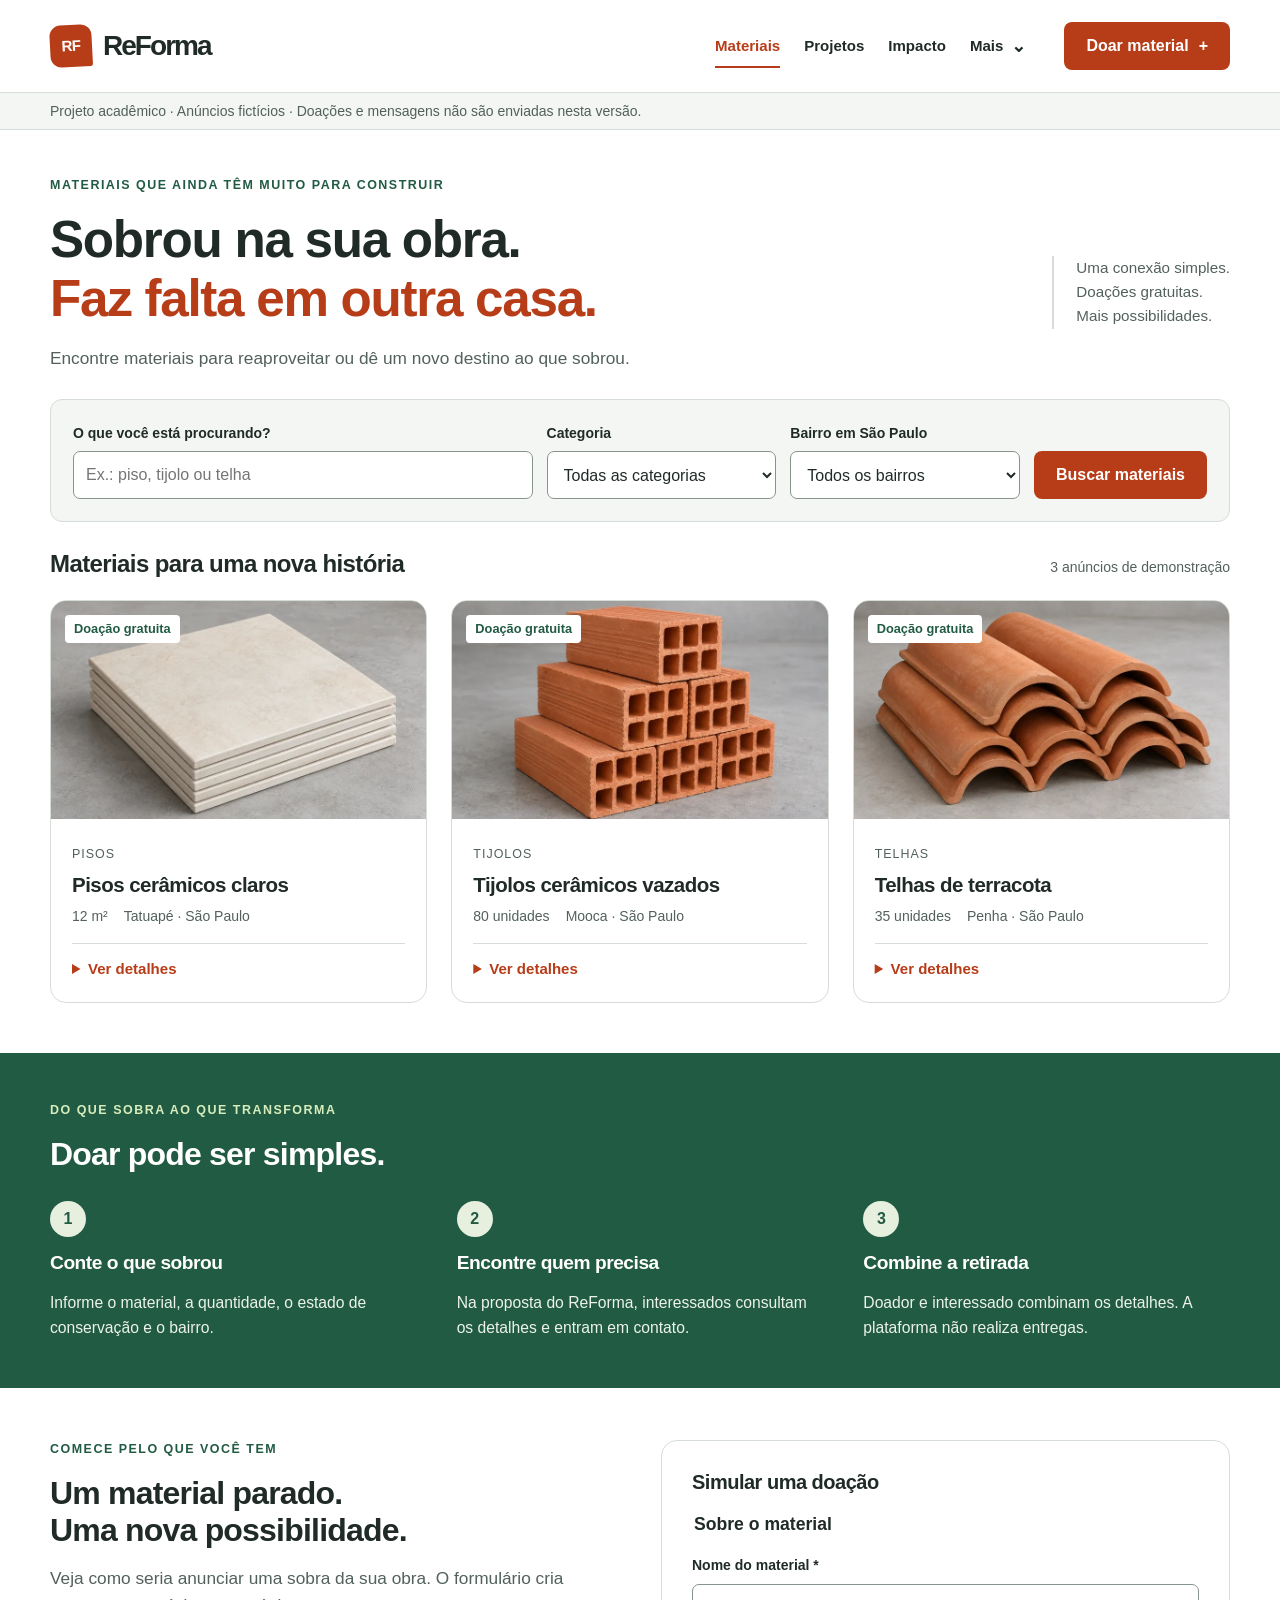
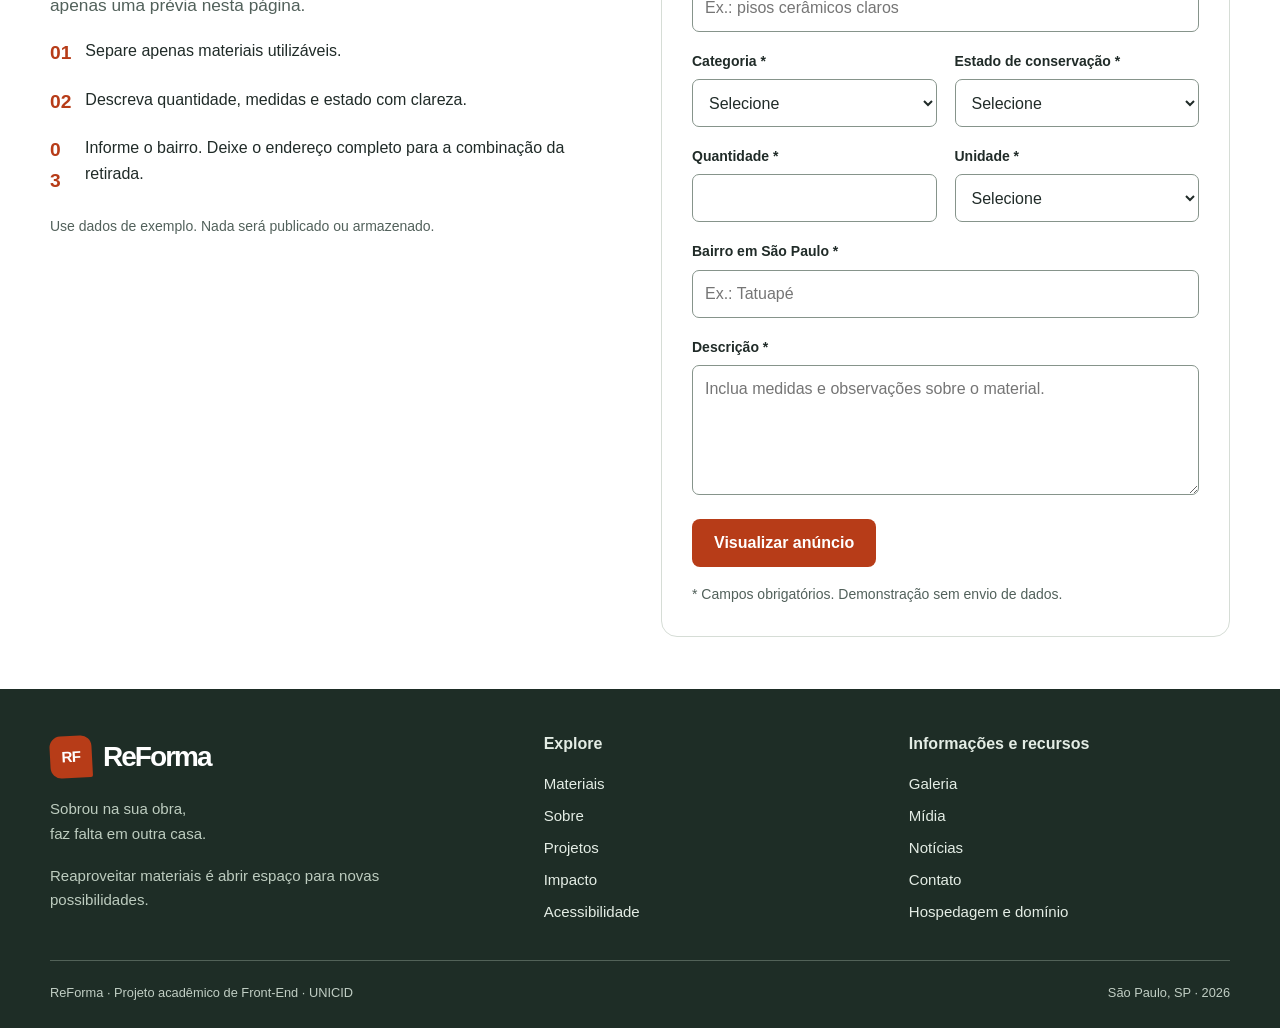
<file: index.html>
<!DOCTYPE html>
<html lang="pt-BR">
<head>
<meta charset="UTF-8"><meta name="viewport" content="width=device-width, initial-scale=1">
<title>Materiais para uma nova história | ReForma</title><meta name="description" content="Doe e encontre sobras utilizáveis de materiais de construção. Reaproveitamento, sustentabilidade e impacto social em São Paulo.">
<meta name="theme-color" content="#225b43"><link rel="icon" type="image/svg+xml" href="data:image/svg+xml,%3Csvg%20xmlns%3D%22http%3A//www.w3.org/2000/svg%22%20viewBox%3D%220%200%2064%2064%22%3E%3Crect%20width%3D%2264%22%20height%3D%2264%22%20rx%3D%2214%22%20fill%3D%22%23b73c18%22/%3E%3Ctext%20x%3D%2232%22%20y%3D%2242%22%20text-anchor%3D%22middle%22%20fill%3D%22white%22%20font-family%3D%22Arial%22%20font-size%3D%2229%22%20font-weight%3D%22bold%22%3ERF%3C/text%3E%3C/svg%3E">
<link rel="stylesheet" href="css/estilo.css"><script src="js/principal.js" defer></script>
</head><body>
<a href="#conteudo" class="skip">Pular para o conteúdo</a>
<header class="topbar"><div class="wrap header-inner"><a class="brand" href="index.html" aria-label="ReForma, página inicial"><span class="brand-mark" aria-hidden="true">RF</span>ReForma</a><nav class="nav" aria-label="Navegação principal"><a href="index.html" aria-current="page">Materiais</a><a href="projetos.html">Projetos</a><a href="impacto.html">Impacto</a><details class="nav-more"><summary>Mais</summary><div class="nav-pop"><a href="sobre.html">Sobre</a><a href="acessibilidade.html">Acessibilidade</a><a href="galeria.html">Galeria</a><a href="midia.html">Mídia</a><a href="noticias.html">Notícias</a><a href="contato.html">Contato</a><a href="orcamento_hospedagem.html">Hospedagem e domínio</a></div></details></nav><a class="btn" href="index.html#doar">Doar material <span aria-hidden="true">+</span></a></div></header>
<div class="demo-strip"><div class="wrap">Projeto acadêmico · Anúncios fictícios · Doações e mensagens não são enviadas nesta versão.</div></div>
<main id="conteudo" tabindex="-1"><section class="intro"><div class="wrap"><p class="eyebrow">Materiais que ainda têm muito para construir</p><div class="intro-row"><div><h1>Sobrou na sua obra.<br><span class="accent">Faz falta em outra casa.</span></h1><p class="lead">Encontre materiais para reaproveitar ou dê um novo destino ao que sobrou.</p></div><p class="side-note">Uma conexão simples.<br>Doações gratuitas.<br>Mais possibilidades.</p></div></div></section>
<div class="wrap"><form id="busca" class="filter-bar" role="search"><div class="field search-field"><label for="termo">O que você está procurando?</label><input id="termo" name="termo" type="search" placeholder="Ex.: piso, tijolo ou telha"></div><div class="field"><label for="categoria">Categoria</label><select id="categoria" name="categoria"><option value="">Todas as categorias</option><option>Pisos</option><option>Tijolos</option><option>Telhas</option></select></div><div class="field"><label for="bairro">Bairro em São Paulo</label><select id="bairro" name="bairro"><option value="">Todos os bairros</option><option>Tatuapé</option><option>Mooca</option><option>Penha</option></select></div><button class="btn" type="submit">Buscar materiais</button></form><noscript><p class="notice">Os filtros precisam de JavaScript. Todos os anúncios e seus detalhes continuam disponíveis abaixo.</p></noscript></div>
<section class="catalog" aria-labelledby="catalogo-titulo"><div class="wrap"><div class="section-head"><h2 id="catalogo-titulo">Materiais para uma nova história</h2><p id="contador" role="status" aria-live="polite">3 anúncios de demonstração</p></div><div class="cards" id="materiais"><article class="material" data-material data-category="Pisos" data-location="Tatuapé" data-search="Pisos cerâmicos claros Pisos Tatuapé"><div class="material-image"><img src="img/pisos.webp" alt="Pilha de pisos cerâmicos quadrados em tom marfim claro." width="800" height="600"><span class="badge">Doação gratuita</span></div><div class="material-body"><span class="category">Pisos</span><h3>Pisos cerâmicos claros</h3><div class="material-meta"><span>12 m²</span><span>Tatuapé · São Paulo</span></div><details><summary>Ver detalhes</summary><p><strong>Estado:</strong> Novos, sobra de obra.</p><p>Pisos claros separados após uma reforma. Lote de exemplo com 12 m². Conferir medidas e tonalidade antes da retirada.</p><p class="hint">Anúncio fictício. Retirada a combinar na proposta do projeto.</p><a class="btn btn-outline" href="contato.html?material=Pisos%20cer%C3%A2micos%20claros#formulario">Simular interesse</a></details></div></article><article class="material" data-material data-category="Tijolos" data-location="Mooca" data-search="Tijolos cerâmicos vazados Tijolos Mooca"><div class="material-image"><img src="img/tijolos.webp" alt="Tijolos cerâmicos vazados alaranjados, organizados em uma pilha." width="800" height="600"><span class="badge">Doação gratuita</span></div><div class="material-body"><span class="category">Tijolos</span><h3>Tijolos cerâmicos vazados</h3><div class="material-meta"><span>80 unidades</span><span>Mooca · São Paulo</span></div><details><summary>Ver detalhes</summary><p><strong>Estado:</strong> Sem uso.</p><p>Lote de exemplo com 80 tijolos armazenados em local coberto. Separar transporte compatível com a quantidade.</p><p class="hint">Anúncio fictício. Retirada a combinar na proposta do projeto.</p><a class="btn btn-outline" href="contato.html?material=Tijolos%20cer%C3%A2micos%20vazados#formulario">Simular interesse</a></details></div></article><article class="material" data-material data-category="Telhas" data-location="Penha" data-search="Telhas de terracota Telhas Penha"><div class="material-image"><img src="img/telhas.webp" alt="Pilha organizada de telhas curvas de terracota." width="800" height="600"><span class="badge">Doação gratuita</span></div><div class="material-body"><span class="category">Telhas</span><h3>Telhas de terracota</h3><div class="material-meta"><span>35 unidades</span><span>Penha · São Paulo</span></div><details><summary>Ver detalhes</summary><p><strong>Estado:</strong> Usadas, em bom estado.</p><p>Telhas de exemplo retiradas de uma cobertura. O interessado deve conferir formato, dimensões e condição de cada peça.</p><p class="hint">Anúncio fictício. Retirada a combinar na proposta do projeto.</p><a class="btn btn-outline" href="contato.html?material=Telhas%20de%20terracota#formulario">Simular interesse</a></details></div></article></div><div id="sem-resultados" class="empty" hidden><h3>Nenhum material encontrado</h3><p>Tente outro termo, categoria ou bairro.</p><button id="limpar-busca" class="link-button" type="button">Limpar filtros</button></div></div></section>
<section class="band" id="como-funciona"><div class="wrap"><p class="eyebrow">Do que sobra ao que transforma</p><h2>Doar pode ser simples.</h2><div class="steps"><article><span class="step-num" aria-hidden="true">1</span><h3>Conte o que sobrou</h3><p>Informe o material, a quantidade, o estado de conservação e o bairro.</p></article><article><span class="step-num" aria-hidden="true">2</span><h3>Encontre quem precisa</h3><p>Na proposta do ReForma, interessados consultam os detalhes e entram em contato.</p></article><article><span class="step-num" aria-hidden="true">3</span><h3>Combine a retirada</h3><p>Doador e interessado combinam os detalhes. A plataforma não realiza entregas.</p></article></div></div></section>
<section class="section" id="doar"><div class="wrap two-col"><div><p class="eyebrow">Comece pelo que você tem</p><h2>Um material parado.<br>Uma nova possibilidade.</h2><p class="lead">Veja como seria anunciar uma sobra da sua obra. O formulário cria apenas uma prévia nesta página.</p><ol class="numbered-list"><li>Separe apenas materiais utilizáveis.</li><li>Descreva quantidade, medidas e estado com clareza.</li><li>Informe o bairro. Deixe o endereço completo para a combinação da retirada.</li></ol><p class="hint">Use dados de exemplo. Nada será publicado ou armazenado.</p></div><div class="form-panel"><h3>Simular uma doação</h3><form id="doacao"><fieldset><legend>Sobre o material</legend><div class="form-grid"><div class="field wide"><label for="material-nome">Nome do material *</label><input id="material-nome" name="material" required minlength="3" maxlength="80" placeholder="Ex.: pisos cerâmicos claros"></div><div class="field"><label for="material-categoria">Categoria *</label><select id="material-categoria" name="categoria" required><option value="">Selecione</option><option>Pisos</option><option>Tijolos</option><option>Telhas</option><option>Outros materiais</option></select></div><div class="field"><label for="estado">Estado de conservação *</label><select id="estado" name="estado" required><option value="">Selecione</option><option>Novo, sobra de obra</option><option>Usado, em bom estado</option></select></div><div class="field"><label for="quantidade">Quantidade *</label><input id="quantidade" name="quantidade" type="number" min="1" max="10000" required></div><div class="field"><label for="unidade">Unidade *</label><select id="unidade" name="unidade" required><option value="">Selecione</option><option>unidades</option><option>m²</option><option>caixas</option></select></div><div class="field wide"><label for="local-doacao">Bairro em São Paulo *</label><input id="local-doacao" name="bairro" required maxlength="60" placeholder="Ex.: Tatuapé"></div><div class="field wide"><label for="descricao">Descrição *</label><textarea id="descricao" name="descricao" required minlength="15" maxlength="500" placeholder="Inclua medidas e observações sobre o material."></textarea></div></div></fieldset><button class="btn" type="submit" data-js-submit disabled>Visualizar anúncio</button><noscript><p>Ative o JavaScript para gerar a prévia. Este formulário não envia doações.</p></noscript><p class="hint status">* Campos obrigatórios. Demonstração sem envio de dados.</p></form><div id="previa-doacao" class="notice success preview-card" role="status" aria-live="polite" hidden></div></div></div></section></main>
<footer class="footer"><div class="wrap"><div class="footer-grid"><div><a class="brand" href="index.html" aria-label="ReForma, página inicial"><span class="brand-mark" aria-hidden="true">RF</span>ReForma</a><p>Sobrou na sua obra,<br>faz falta em outra casa.</p><p>Reaproveitar materiais é abrir espaço para novas possibilidades.</p></div><nav aria-label="Explore o ReForma"><h2>Explore</h2><a href="index.html">Materiais</a><a href="sobre.html">Sobre</a><a href="projetos.html">Projetos</a><a href="impacto.html">Impacto</a><a href="acessibilidade.html">Acessibilidade</a></nav><nav aria-label="Informações e recursos"><h2>Informações e recursos</h2><a href="galeria.html">Galeria</a><a href="midia.html">Mídia</a><a href="noticias.html">Notícias</a><a href="contato.html">Contato</a><a href="orcamento_hospedagem.html">Hospedagem e domínio</a></nav></div><div class="footer-bottom"><span>ReForma · Projeto acadêmico de Front-End · UNICID</span><span>São Paulo, SP · 2026</span></div></div></footer>
</body></html>
</file>
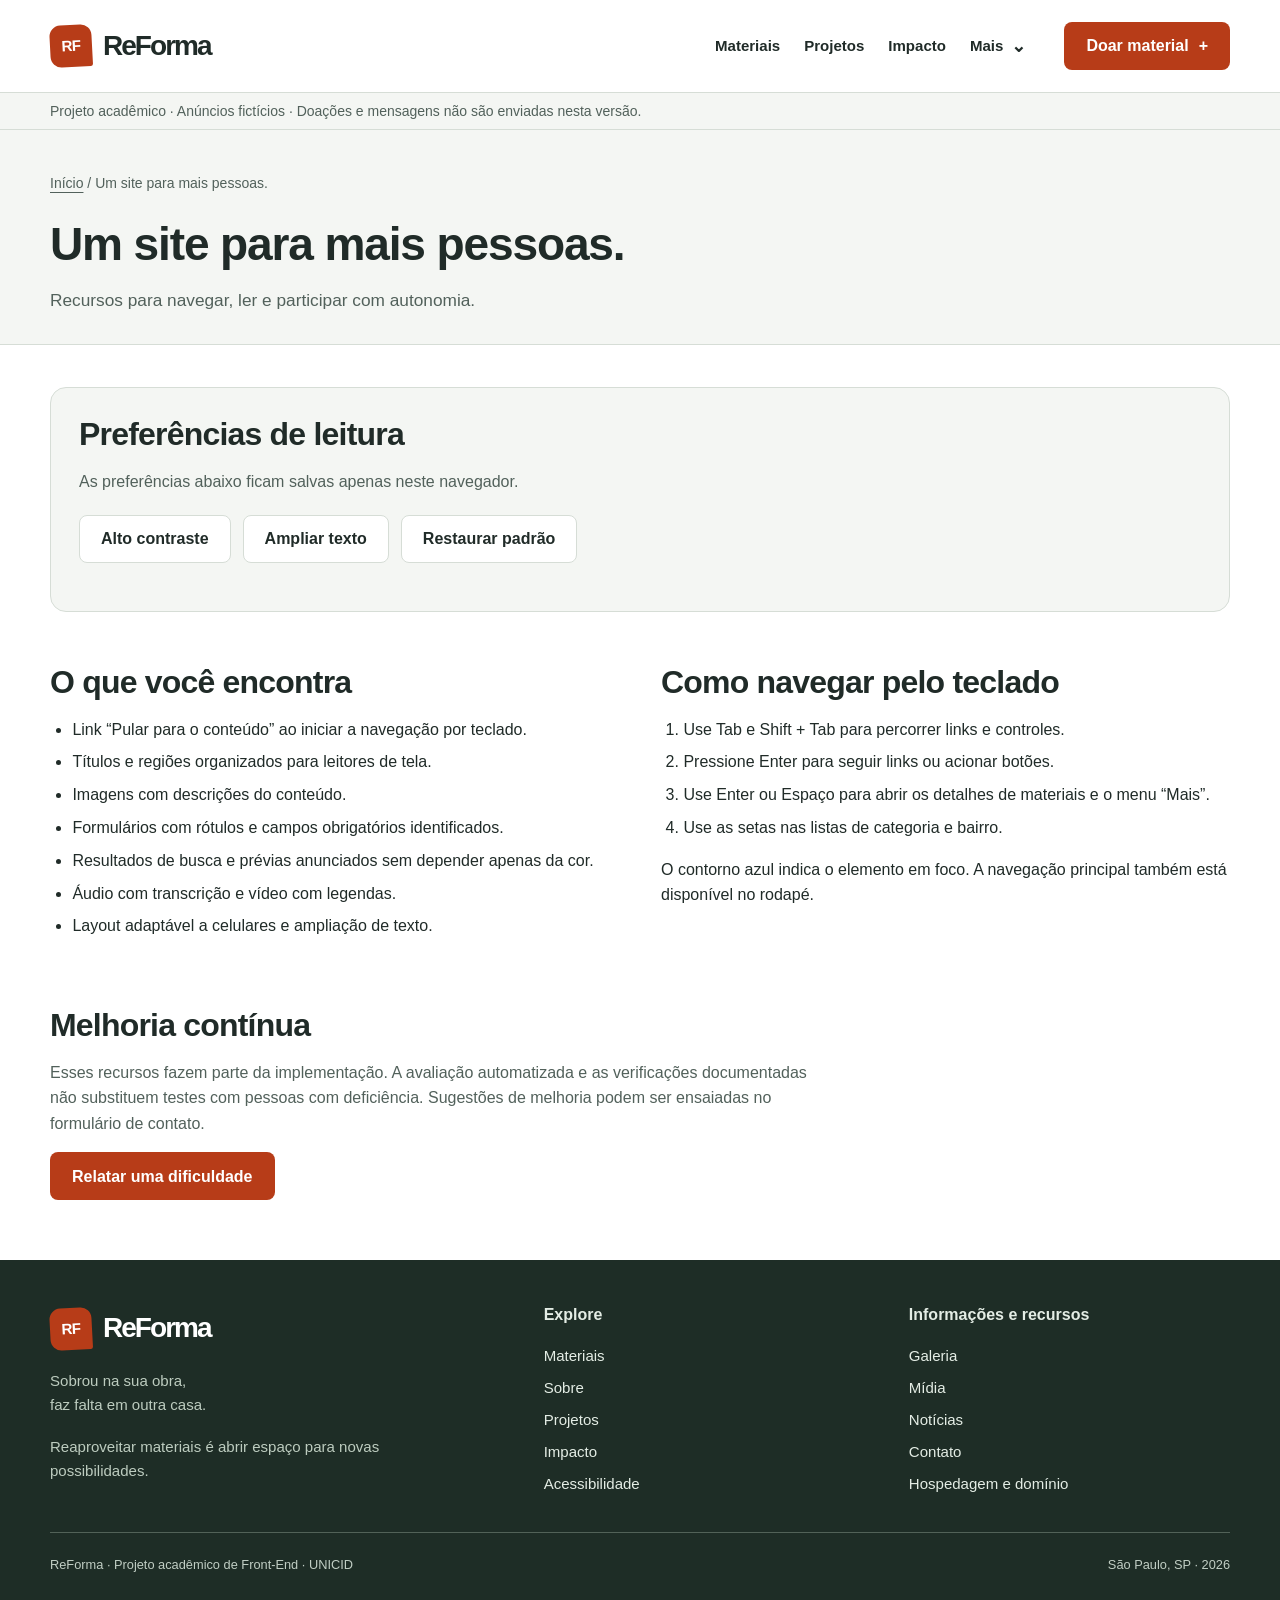
<file: acessibilidade.html>
<!DOCTYPE html>
<html lang="pt-BR">
<head>
<meta charset="UTF-8"><meta name="viewport" content="width=device-width, initial-scale=1">
<title>Um site para mais pessoas. | ReForma</title><meta name="description" content="Recursos para navegar, ler e participar com autonomia.">
<meta name="theme-color" content="#225b43"><link rel="icon" type="image/svg+xml" href="data:image/svg+xml,%3Csvg%20xmlns%3D%22http%3A//www.w3.org/2000/svg%22%20viewBox%3D%220%200%2064%2064%22%3E%3Crect%20width%3D%2264%22%20height%3D%2264%22%20rx%3D%2214%22%20fill%3D%22%23b73c18%22/%3E%3Ctext%20x%3D%2232%22%20y%3D%2242%22%20text-anchor%3D%22middle%22%20fill%3D%22white%22%20font-family%3D%22Arial%22%20font-size%3D%2229%22%20font-weight%3D%22bold%22%3ERF%3C/text%3E%3C/svg%3E">
<link rel="stylesheet" href="css/estilo.css"><script src="js/principal.js" defer></script>
</head><body>
<a href="#conteudo" class="skip">Pular para o conteúdo</a>
<header class="topbar"><div class="wrap header-inner"><a class="brand" href="index.html" aria-label="ReForma, página inicial"><span class="brand-mark" aria-hidden="true">RF</span>ReForma</a><nav class="nav" aria-label="Navegação principal"><a href="index.html">Materiais</a><a href="projetos.html">Projetos</a><a href="impacto.html">Impacto</a><details class="nav-more"><summary>Mais</summary><div class="nav-pop"><a href="sobre.html">Sobre</a><a href="acessibilidade.html" aria-current="page">Acessibilidade</a><a href="galeria.html">Galeria</a><a href="midia.html">Mídia</a><a href="noticias.html">Notícias</a><a href="contato.html">Contato</a><a href="orcamento_hospedagem.html">Hospedagem e domínio</a></div></details></nav><a class="btn" href="index.html#doar">Doar material <span aria-hidden="true">+</span></a></div></header>
<div class="demo-strip"><div class="wrap">Projeto acadêmico · Anúncios fictícios · Doações e mensagens não são enviadas nesta versão.</div></div>
<main id="conteudo" tabindex="-1"><div class="page-heading"><div class="wrap"><nav class="breadcrumb" aria-label="Caminho da página"><a href="index.html">Início</a> / Um site para mais pessoas.</nav><h1>Um site para mais pessoas.</h1><p class="lead">Recursos para navegar, ler e participar com autonomia.</p></div></div><div class="wrap page-content"><section class="content-card"><h2>Preferências de leitura</h2><p>As preferências abaixo ficam salvas apenas neste navegador.</p><div class="a11y-controls"><button class="btn btn-outline" type="button" id="alto-contraste" aria-pressed="false">Alto contraste</button><button class="btn btn-outline" type="button" id="texto-ampliado" aria-pressed="false">Ampliar texto</button><button class="btn btn-outline" type="button" id="restaurar-leitura">Restaurar padrão</button></div><p id="leitura-status" role="status" aria-live="polite"></p></section><div class="two-col section"><section><h2>O que você encontra</h2><ul><li>Link “Pular para o conteúdo” ao iniciar a navegação por teclado.</li><li>Títulos e regiões organizados para leitores de tela.</li><li>Imagens com descrições do conteúdo.</li><li>Formulários com rótulos e campos obrigatórios identificados.</li><li>Resultados de busca e prévias anunciados sem depender apenas da cor.</li><li>Áudio com transcrição e vídeo com legendas.</li><li>Layout adaptável a celulares e ampliação de texto.</li></ul></section><section><h2>Como navegar pelo teclado</h2><ol><li>Use Tab e Shift + Tab para percorrer links e controles.</li><li>Pressione Enter para seguir links ou acionar botões.</li><li>Use Enter ou Espaço para abrir os detalhes de materiais e o menu “Mais”.</li><li>Use as setas nas listas de categoria e bairro.</li></ol><p>O contorno azul indica o elemento em foco. A navegação principal também está disponível no rodapé.</p></section></div><section class="prose"><h2>Melhoria contínua</h2><p>Esses recursos fazem parte da implementação. A avaliação automatizada e as verificações documentadas não substituem testes com pessoas com deficiência. Sugestões de melhoria podem ser ensaiadas no formulário de contato.</p><a class="btn" href="contato.html?assunto=acessibilidade#formulario">Relatar uma dificuldade</a></section></div></main>
<footer class="footer"><div class="wrap"><div class="footer-grid"><div><a class="brand" href="index.html" aria-label="ReForma, página inicial"><span class="brand-mark" aria-hidden="true">RF</span>ReForma</a><p>Sobrou na sua obra,<br>faz falta em outra casa.</p><p>Reaproveitar materiais é abrir espaço para novas possibilidades.</p></div><nav aria-label="Explore o ReForma"><h2>Explore</h2><a href="index.html">Materiais</a><a href="sobre.html">Sobre</a><a href="projetos.html">Projetos</a><a href="impacto.html">Impacto</a><a href="acessibilidade.html">Acessibilidade</a></nav><nav aria-label="Informações e recursos"><h2>Informações e recursos</h2><a href="galeria.html">Galeria</a><a href="midia.html">Mídia</a><a href="noticias.html">Notícias</a><a href="contato.html">Contato</a><a href="orcamento_hospedagem.html">Hospedagem e domínio</a></nav></div><div class="footer-bottom"><span>ReForma · Projeto acadêmico de Front-End · UNICID</span><span>São Paulo, SP · 2026</span></div></div></footer>
</body></html>
</file>
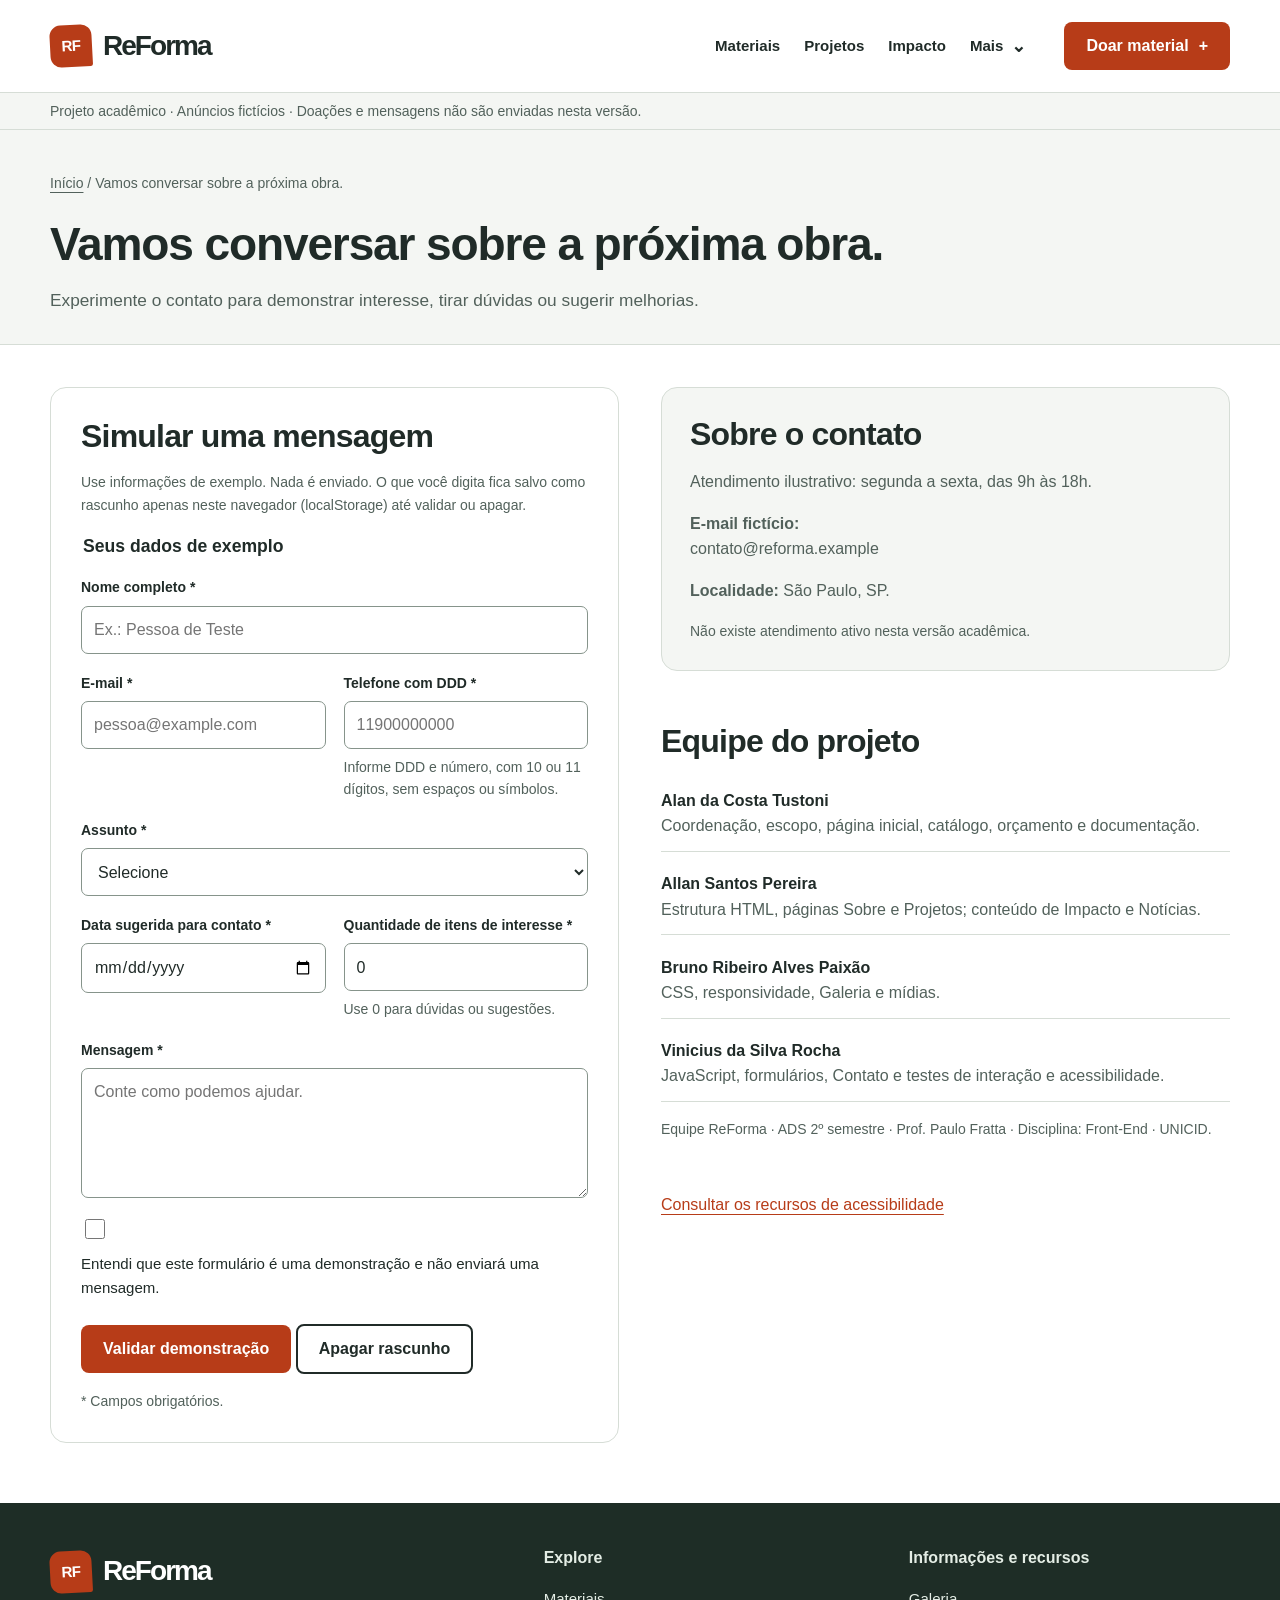
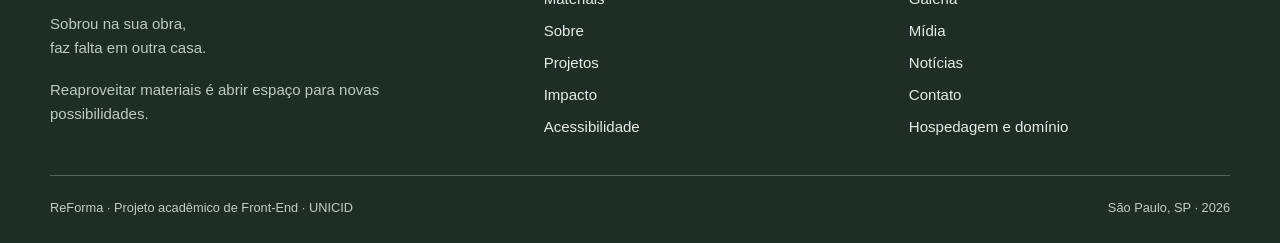
<file: contato.html>
<!DOCTYPE html>
<html lang="pt-BR">
<head>
<meta charset="UTF-8"><meta name="viewport" content="width=device-width, initial-scale=1">
<title>Vamos conversar sobre a próxima obra. | ReForma</title><meta name="description" content="Experimente o contato para demonstrar interesse, tirar dúvidas ou sugerir melhorias.">
<meta name="theme-color" content="#225b43"><link rel="icon" type="image/svg+xml" href="data:image/svg+xml,%3Csvg%20xmlns%3D%22http%3A//www.w3.org/2000/svg%22%20viewBox%3D%220%200%2064%2064%22%3E%3Crect%20width%3D%2264%22%20height%3D%2264%22%20rx%3D%2214%22%20fill%3D%22%23b73c18%22/%3E%3Ctext%20x%3D%2232%22%20y%3D%2242%22%20text-anchor%3D%22middle%22%20fill%3D%22white%22%20font-family%3D%22Arial%22%20font-size%3D%2229%22%20font-weight%3D%22bold%22%3ERF%3C/text%3E%3C/svg%3E">
<link rel="stylesheet" href="css/estilo.css"><script src="js/principal.js" defer></script>
</head><body>
<a href="#conteudo" class="skip">Pular para o conteúdo</a>
<header class="topbar"><div class="wrap header-inner"><a class="brand" href="index.html" aria-label="ReForma, página inicial"><span class="brand-mark" aria-hidden="true">RF</span>ReForma</a><nav class="nav" aria-label="Navegação principal"><a href="index.html">Materiais</a><a href="projetos.html">Projetos</a><a href="impacto.html">Impacto</a><details class="nav-more"><summary>Mais</summary><div class="nav-pop"><a href="sobre.html">Sobre</a><a href="acessibilidade.html">Acessibilidade</a><a href="galeria.html">Galeria</a><a href="midia.html">Mídia</a><a href="noticias.html">Notícias</a><a href="contato.html" aria-current="page">Contato</a><a href="orcamento_hospedagem.html">Hospedagem e domínio</a></div></details></nav><a class="btn" href="index.html#doar">Doar material <span aria-hidden="true">+</span></a></div></header>
<div class="demo-strip"><div class="wrap">Projeto acadêmico · Anúncios fictícios · Doações e mensagens não são enviadas nesta versão.</div></div>
<main id="conteudo" tabindex="-1"><div class="page-heading"><div class="wrap"><nav class="breadcrumb" aria-label="Caminho da página"><a href="index.html">Início</a> / Vamos conversar sobre a próxima obra.</nav><h1>Vamos conversar sobre a próxima obra.</h1><p class="lead">Experimente o contato para demonstrar interesse, tirar dúvidas ou sugerir melhorias.</p></div></div><div class="wrap page-content two-col"><section id="formulario" class="form-panel"><h2>Simular uma mensagem</h2><p id="contexto-material" class="notice" hidden></p><p class="hint">Use informações de exemplo. Nada é enviado. O que você digita fica salvo como rascunho apenas neste navegador (localStorage) até validar ou apagar.</p><form id="contato"><fieldset><legend>Seus dados de exemplo</legend><div class="form-grid"><div class="field wide"><label for="nome">Nome completo *</label><input id="nome" name="nome" autocomplete="name" required minlength="3" maxlength="100" placeholder="Ex.: Pessoa de Teste"></div><div class="field"><label for="email">E-mail *</label><input id="email" name="email" type="email" autocomplete="email" required placeholder="pessoa@example.com"></div><div class="field"><label for="telefone">Telefone com DDD *</label><input id="telefone" name="telefone" type="tel" autocomplete="tel" inputmode="tel" pattern="[0-9]{10,11}" required aria-describedby="telefone-ajuda" placeholder="11900000000"><small id="telefone-ajuda">Informe DDD e número, com 10 ou 11 dígitos, sem espaços ou símbolos.</small></div><div class="field wide"><label for="assunto">Assunto *</label><select id="assunto" name="assunto" required><option value="">Selecione</option><option value="interesse">Interesse em um material</option><option value="duvida">Dúvida sobre doação</option><option value="acessibilidade">Acessibilidade</option><option value="sugestao">Sugestão</option></select></div><div class="field"><label for="data">Data sugerida para contato *</label><input id="data" name="data" type="date" required></div><div class="field"><label for="itens">Quantidade de itens de interesse *</label><input id="itens" name="itens" type="number" min="0" max="10000" required value="0" aria-describedby="itens-ajuda"><small id="itens-ajuda">Use 0 para dúvidas ou sugestões.</small></div><div class="field wide"><label for="mensagem">Mensagem *</label><textarea id="mensagem" name="mensagem" required minlength="15" maxlength="1000" placeholder="Conte como podemos ajudar."></textarea></div><label class="check-label wide" for="ciencia"><input type="checkbox" id="ciencia" name="ciencia" required>Entendi que este formulário é uma demonstração e não enviará uma mensagem.</label></div></fieldset><button class="btn" type="submit" data-js-submit disabled>Validar demonstração</button><noscript><p>Ative o JavaScript para validar a demonstração. Nenhuma mensagem será enviada.</p></noscript><p class="hint status">* Campos obrigatórios.</p><p id="contato-status" class="notice success" role="status" aria-live="polite" hidden></p></form></section><aside><div class="content-card"><h2>Sobre o contato</h2><p>Atendimento ilustrativo: segunda a sexta, das 9h às 18h.</p><p><strong>E-mail fictício:</strong><br>contato@reforma.example</p><p><strong>Localidade:</strong> São Paulo, SP.</p><p class="hint">Não existe atendimento ativo nesta versão acadêmica.</p></div><section class="section"><h2>Equipe do projeto</h2><ul class="team-list"><li><strong>Alan da Costa Tustoni</strong><br><span class="muted">Coordenação, escopo, página inicial, catálogo, orçamento e documentação.</span></li><li><strong>Allan Santos Pereira</strong><br><span class="muted">Estrutura HTML, páginas Sobre e Projetos; conteúdo de Impacto e Notícias.</span></li><li><strong>Bruno Ribeiro Alves Paixão</strong><br><span class="muted">CSS, responsividade, Galeria e mídias.</span></li><li><strong>Vinicius da Silva Rocha</strong><br><span class="muted">JavaScript, formulários, Contato e testes de interação e acessibilidade.</span></li></ul><p class="hint status">Equipe ReForma · ADS 2º semestre · Prof. Paulo Fratta · Disciplina: Front-End · UNICID.</p></section><a href="acessibilidade.html">Consultar os recursos de acessibilidade</a></aside></div></main>
<footer class="footer"><div class="wrap"><div class="footer-grid"><div><a class="brand" href="index.html" aria-label="ReForma, página inicial"><span class="brand-mark" aria-hidden="true">RF</span>ReForma</a><p>Sobrou na sua obra,<br>faz falta em outra casa.</p><p>Reaproveitar materiais é abrir espaço para novas possibilidades.</p></div><nav aria-label="Explore o ReForma"><h2>Explore</h2><a href="index.html">Materiais</a><a href="sobre.html">Sobre</a><a href="projetos.html">Projetos</a><a href="impacto.html">Impacto</a><a href="acessibilidade.html">Acessibilidade</a></nav><nav aria-label="Informações e recursos"><h2>Informações e recursos</h2><a href="galeria.html">Galeria</a><a href="midia.html">Mídia</a><a href="noticias.html">Notícias</a><a href="contato.html">Contato</a><a href="orcamento_hospedagem.html">Hospedagem e domínio</a></nav></div><div class="footer-bottom"><span>ReForma · Projeto acadêmico de Front-End · UNICID</span><span>São Paulo, SP · 2026</span></div></div></footer>
</body></html>
</file>
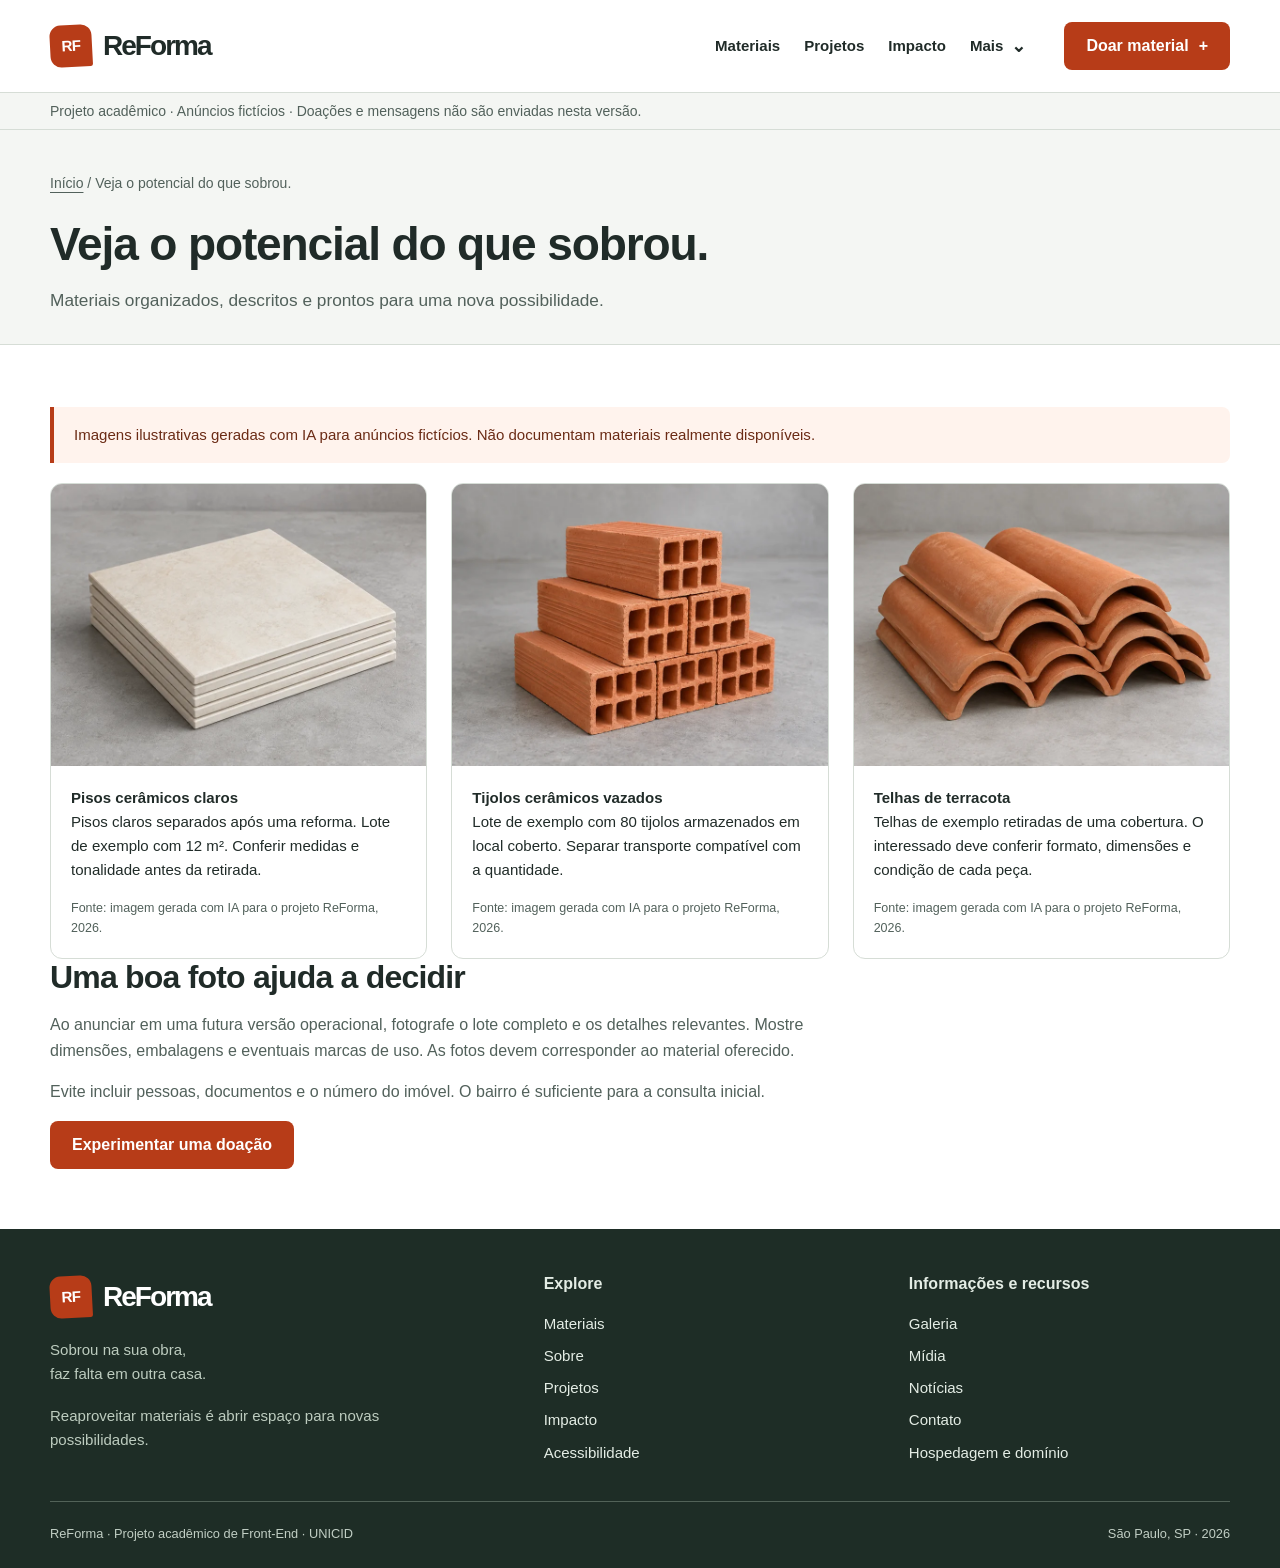
<file: galeria.html>
<!DOCTYPE html>
<html lang="pt-BR">
<head>
<meta charset="UTF-8"><meta name="viewport" content="width=device-width, initial-scale=1">
<title>Veja o potencial do que sobrou. | ReForma</title><meta name="description" content="Materiais organizados, descritos e prontos para uma nova possibilidade.">
<meta name="theme-color" content="#225b43"><link rel="icon" type="image/svg+xml" href="data:image/svg+xml,%3Csvg%20xmlns%3D%22http%3A//www.w3.org/2000/svg%22%20viewBox%3D%220%200%2064%2064%22%3E%3Crect%20width%3D%2264%22%20height%3D%2264%22%20rx%3D%2214%22%20fill%3D%22%23b73c18%22/%3E%3Ctext%20x%3D%2232%22%20y%3D%2242%22%20text-anchor%3D%22middle%22%20fill%3D%22white%22%20font-family%3D%22Arial%22%20font-size%3D%2229%22%20font-weight%3D%22bold%22%3ERF%3C/text%3E%3C/svg%3E">
<link rel="stylesheet" href="css/estilo.css"><script src="js/principal.js" defer></script>
</head><body>
<a href="#conteudo" class="skip">Pular para o conteúdo</a>
<header class="topbar"><div class="wrap header-inner"><a class="brand" href="index.html" aria-label="ReForma, página inicial"><span class="brand-mark" aria-hidden="true">RF</span>ReForma</a><nav class="nav" aria-label="Navegação principal"><a href="index.html">Materiais</a><a href="projetos.html">Projetos</a><a href="impacto.html">Impacto</a><details class="nav-more"><summary>Mais</summary><div class="nav-pop"><a href="sobre.html">Sobre</a><a href="acessibilidade.html">Acessibilidade</a><a href="galeria.html" aria-current="page">Galeria</a><a href="midia.html">Mídia</a><a href="noticias.html">Notícias</a><a href="contato.html">Contato</a><a href="orcamento_hospedagem.html">Hospedagem e domínio</a></div></details></nav><a class="btn" href="index.html#doar">Doar material <span aria-hidden="true">+</span></a></div></header>
<div class="demo-strip"><div class="wrap">Projeto acadêmico · Anúncios fictícios · Doações e mensagens não são enviadas nesta versão.</div></div>
<main id="conteudo" tabindex="-1"><div class="page-heading"><div class="wrap"><nav class="breadcrumb" aria-label="Caminho da página"><a href="index.html">Início</a> / Veja o potencial do que sobrou.</nav><h1>Veja o potencial do que sobrou.</h1><p class="lead">Materiais organizados, descritos e prontos para uma nova possibilidade.</p></div></div><div class="wrap page-content"><p class="notice">Imagens ilustrativas geradas com IA para anúncios fictícios. Não documentam materiais realmente disponíveis.</p><div class="gallery"><figure><img src="img/pisos.webp" alt="Pilha de pisos cerâmicos quadrados em tom marfim claro." width="800" height="600"><figcaption><strong>Pisos cerâmicos claros</strong><p>Pisos claros separados após uma reforma. Lote de exemplo com 12 m². Conferir medidas e tonalidade antes da retirada.</p><small>Fonte: imagem gerada com IA para o projeto ReForma, 2026.</small></figcaption></figure><figure><img src="img/tijolos.webp" alt="Tijolos cerâmicos vazados alaranjados, organizados em uma pilha." width="800" height="600"><figcaption><strong>Tijolos cerâmicos vazados</strong><p>Lote de exemplo com 80 tijolos armazenados em local coberto. Separar transporte compatível com a quantidade.</p><small>Fonte: imagem gerada com IA para o projeto ReForma, 2026.</small></figcaption></figure><figure><img src="img/telhas.webp" alt="Pilha organizada de telhas curvas de terracota." width="800" height="600"><figcaption><strong>Telhas de terracota</strong><p>Telhas de exemplo retiradas de uma cobertura. O interessado deve conferir formato, dimensões e condição de cada peça.</p><small>Fonte: imagem gerada com IA para o projeto ReForma, 2026.</small></figcaption></figure></div><section class="prose"><h2>Uma boa foto ajuda a decidir</h2><p>Ao anunciar em uma futura versão operacional, fotografe o lote completo e os detalhes relevantes. Mostre dimensões, embalagens e eventuais marcas de uso. As fotos devem corresponder ao material oferecido.</p><p>Evite incluir pessoas, documentos e o número do imóvel. O bairro é suficiente para a consulta inicial.</p><a class="btn" href="index.html#doar">Experimentar uma doação</a></section></div></main>
<footer class="footer"><div class="wrap"><div class="footer-grid"><div><a class="brand" href="index.html" aria-label="ReForma, página inicial"><span class="brand-mark" aria-hidden="true">RF</span>ReForma</a><p>Sobrou na sua obra,<br>faz falta em outra casa.</p><p>Reaproveitar materiais é abrir espaço para novas possibilidades.</p></div><nav aria-label="Explore o ReForma"><h2>Explore</h2><a href="index.html">Materiais</a><a href="sobre.html">Sobre</a><a href="projetos.html">Projetos</a><a href="impacto.html">Impacto</a><a href="acessibilidade.html">Acessibilidade</a></nav><nav aria-label="Informações e recursos"><h2>Informações e recursos</h2><a href="galeria.html">Galeria</a><a href="midia.html">Mídia</a><a href="noticias.html">Notícias</a><a href="contato.html">Contato</a><a href="orcamento_hospedagem.html">Hospedagem e domínio</a></nav></div><div class="footer-bottom"><span>ReForma · Projeto acadêmico de Front-End · UNICID</span><span>São Paulo, SP · 2026</span></div></div></footer>
</body></html>
</file>
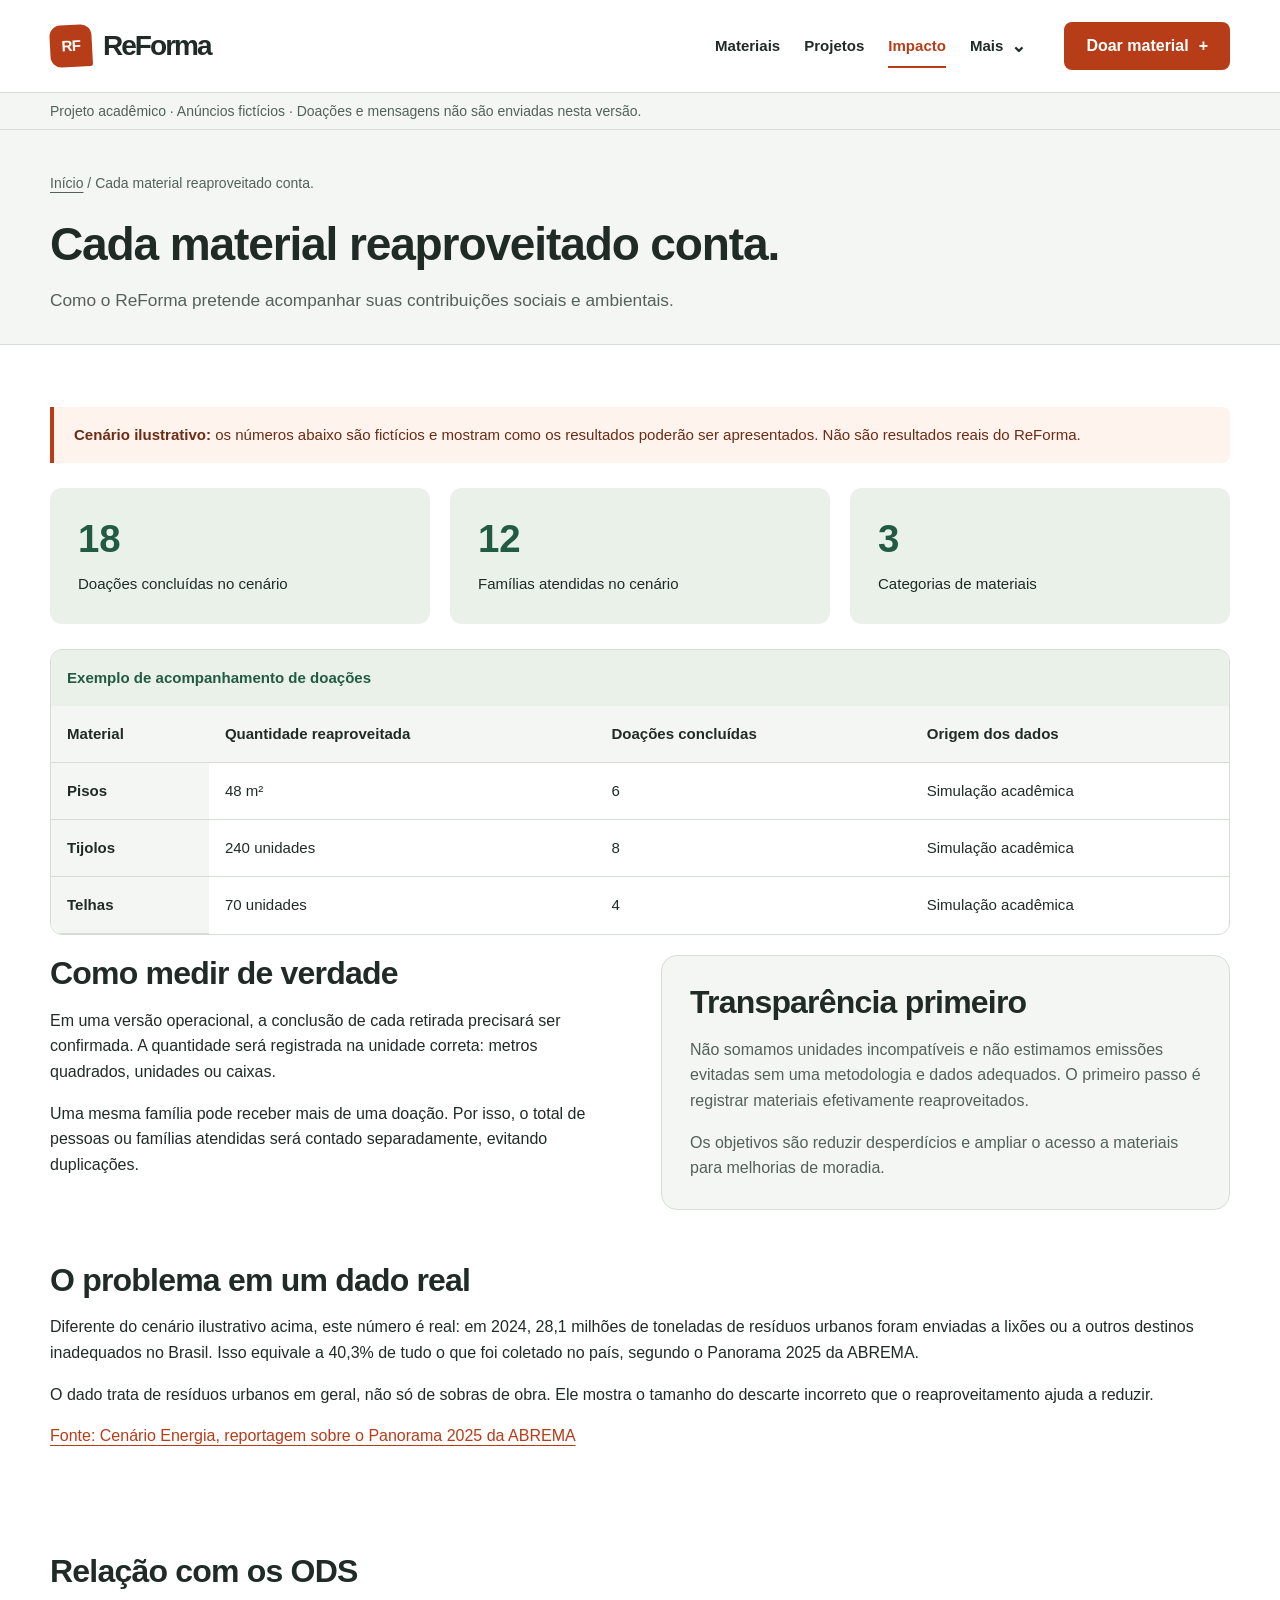
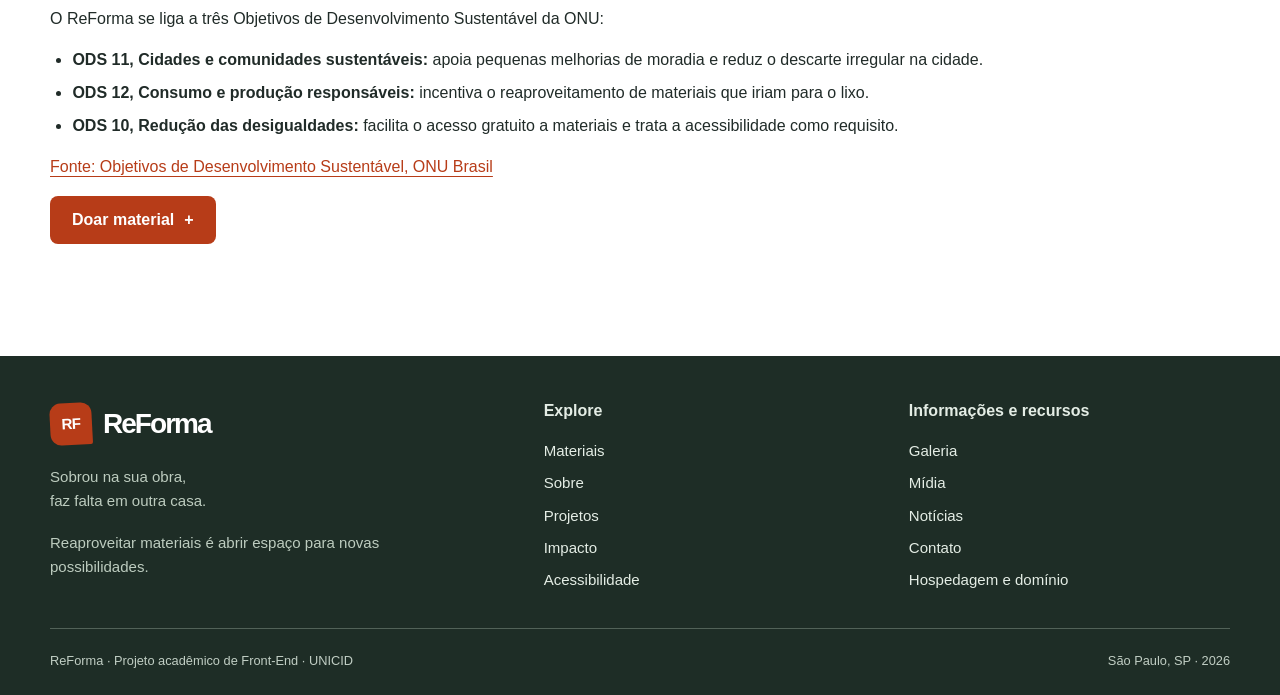
<file: impacto.html>
<!DOCTYPE html>
<html lang="pt-BR">
<head>
<meta charset="UTF-8"><meta name="viewport" content="width=device-width, initial-scale=1">
<title>Cada material reaproveitado conta. | ReForma</title><meta name="description" content="Como o ReForma pretende acompanhar suas contribuições sociais e ambientais.">
<meta name="theme-color" content="#225b43"><link rel="icon" type="image/svg+xml" href="data:image/svg+xml,%3Csvg%20xmlns%3D%22http%3A//www.w3.org/2000/svg%22%20viewBox%3D%220%200%2064%2064%22%3E%3Crect%20width%3D%2264%22%20height%3D%2264%22%20rx%3D%2214%22%20fill%3D%22%23b73c18%22/%3E%3Ctext%20x%3D%2232%22%20y%3D%2242%22%20text-anchor%3D%22middle%22%20fill%3D%22white%22%20font-family%3D%22Arial%22%20font-size%3D%2229%22%20font-weight%3D%22bold%22%3ERF%3C/text%3E%3C/svg%3E">
<link rel="stylesheet" href="css/estilo.css"><script src="js/principal.js" defer></script>
</head><body>
<a href="#conteudo" class="skip">Pular para o conteúdo</a>
<header class="topbar"><div class="wrap header-inner"><a class="brand" href="index.html" aria-label="ReForma, página inicial"><span class="brand-mark" aria-hidden="true">RF</span>ReForma</a><nav class="nav" aria-label="Navegação principal"><a href="index.html">Materiais</a><a href="projetos.html">Projetos</a><a href="impacto.html" aria-current="page">Impacto</a><details class="nav-more"><summary>Mais</summary><div class="nav-pop"><a href="sobre.html">Sobre</a><a href="acessibilidade.html">Acessibilidade</a><a href="galeria.html">Galeria</a><a href="midia.html">Mídia</a><a href="noticias.html">Notícias</a><a href="contato.html">Contato</a><a href="orcamento_hospedagem.html">Hospedagem e domínio</a></div></details></nav><a class="btn" href="index.html#doar">Doar material <span aria-hidden="true">+</span></a></div></header>
<div class="demo-strip"><div class="wrap">Projeto acadêmico · Anúncios fictícios · Doações e mensagens não são enviadas nesta versão.</div></div>
<main id="conteudo" tabindex="-1"><div class="page-heading"><div class="wrap"><nav class="breadcrumb" aria-label="Caminho da página"><a href="index.html">Início</a> / Cada material reaproveitado conta.</nav><h1>Cada material reaproveitado conta.</h1><p class="lead">Como o ReForma pretende acompanhar suas contribuições sociais e ambientais.</p></div></div><div class="wrap page-content"><p class="notice"><strong>Cenário ilustrativo:</strong> os números abaixo são fictícios e mostram como os resultados poderão ser apresentados. Não são resultados reais do ReForma.</p><div class="stats"><div class="stat"><strong>18</strong><span>Doações concluídas no cenário</span></div><div class="stat"><strong>12</strong><span>Famílias atendidas no cenário</span></div><div class="stat"><strong>3</strong><span>Categorias de materiais</span></div></div><div class="table-wrap" tabindex="0" role="region" aria-label="Tabela ilustrativa de resultados"><table><caption>Exemplo de acompanhamento de doações</caption><thead><tr><th scope="col">Material</th><th scope="col">Quantidade reaproveitada</th><th scope="col">Doações concluídas</th><th scope="col">Origem dos dados</th></tr></thead><tbody><tr><th scope="row">Pisos</th><td>48 m²</td><td>6</td><td>Simulação acadêmica</td></tr><tr><th scope="row">Tijolos</th><td>240 unidades</td><td>8</td><td>Simulação acadêmica</td></tr><tr><th scope="row">Telhas</th><td>70 unidades</td><td>4</td><td>Simulação acadêmica</td></tr></tbody></table></div><div class="two-col"><section><h2>Como medir de verdade</h2><p>Em uma versão operacional, a conclusão de cada retirada precisará ser confirmada. A quantidade será registrada na unidade correta: metros quadrados, unidades ou caixas.</p><p>Uma mesma família pode receber mais de uma doação. Por isso, o total de pessoas ou famílias atendidas será contado separadamente, evitando duplicações.</p></section><section class="content-card"><h2>Transparência primeiro</h2><p>Não somamos unidades incompatíveis e não estimamos emissões evitadas sem uma metodologia e dados adequados. O primeiro passo é registrar materiais efetivamente reaproveitados.</p><p>Os objetivos são reduzir desperdícios e ampliar o acesso a materiais para melhorias de moradia.</p></section></div><section class="section"><h2>O problema em um dado real</h2><p>Diferente do cenário ilustrativo acima, este número é real: em 2024, 28,1 milhões de toneladas de resíduos urbanos foram enviadas a lixões ou a outros destinos inadequados no Brasil. Isso equivale a 40,3% de tudo o que foi coletado no país, segundo o Panorama 2025 da ABREMA.</p><p>O dado trata de resíduos urbanos em geral, não só de sobras de obra. Ele mostra o tamanho do descarte incorreto que o reaproveitamento ajuda a reduzir.</p><p><a href="https://cenarioenergia.com.br/2025/12/09/brasil-reaproveita-apenas-12-dos-residuos-para-energia-e-biometano-aponta-panorama-2025-da-abrema/">Fonte: Cenário Energia, reportagem sobre o Panorama 2025 da ABREMA</a></p></section><section class="section"><h2>Relação com os ODS</h2><p>O ReForma se liga a três Objetivos de Desenvolvimento Sustentável da ONU:</p><ul><li><strong>ODS 11, Cidades e comunidades sustentáveis:</strong> apoia pequenas melhorias de moradia e reduz o descarte irregular na cidade.</li><li><strong>ODS 12, Consumo e produção responsáveis:</strong> incentiva o reaproveitamento de materiais que iriam para o lixo.</li><li><strong>ODS 10, Redução das desigualdades:</strong> facilita o acesso gratuito a materiais e trata a acessibilidade como requisito.</li></ul><p><a href="https://brasil.un.org/pt-br/sdgs">Fonte: Objetivos de Desenvolvimento Sustentável, ONU Brasil</a></p><p><a class="btn" href="index.html#doar">Doar material <span aria-hidden="true">+</span></a></p></section></div></main>
<footer class="footer"><div class="wrap"><div class="footer-grid"><div><a class="brand" href="index.html" aria-label="ReForma, página inicial"><span class="brand-mark" aria-hidden="true">RF</span>ReForma</a><p>Sobrou na sua obra,<br>faz falta em outra casa.</p><p>Reaproveitar materiais é abrir espaço para novas possibilidades.</p></div><nav aria-label="Explore o ReForma"><h2>Explore</h2><a href="index.html">Materiais</a><a href="sobre.html">Sobre</a><a href="projetos.html">Projetos</a><a href="impacto.html">Impacto</a><a href="acessibilidade.html">Acessibilidade</a></nav><nav aria-label="Informações e recursos"><h2>Informações e recursos</h2><a href="galeria.html">Galeria</a><a href="midia.html">Mídia</a><a href="noticias.html">Notícias</a><a href="contato.html">Contato</a><a href="orcamento_hospedagem.html">Hospedagem e domínio</a></nav></div><div class="footer-bottom"><span>ReForma · Projeto acadêmico de Front-End · UNICID</span><span>São Paulo, SP · 2026</span></div></div></footer>
</body></html>
</file>
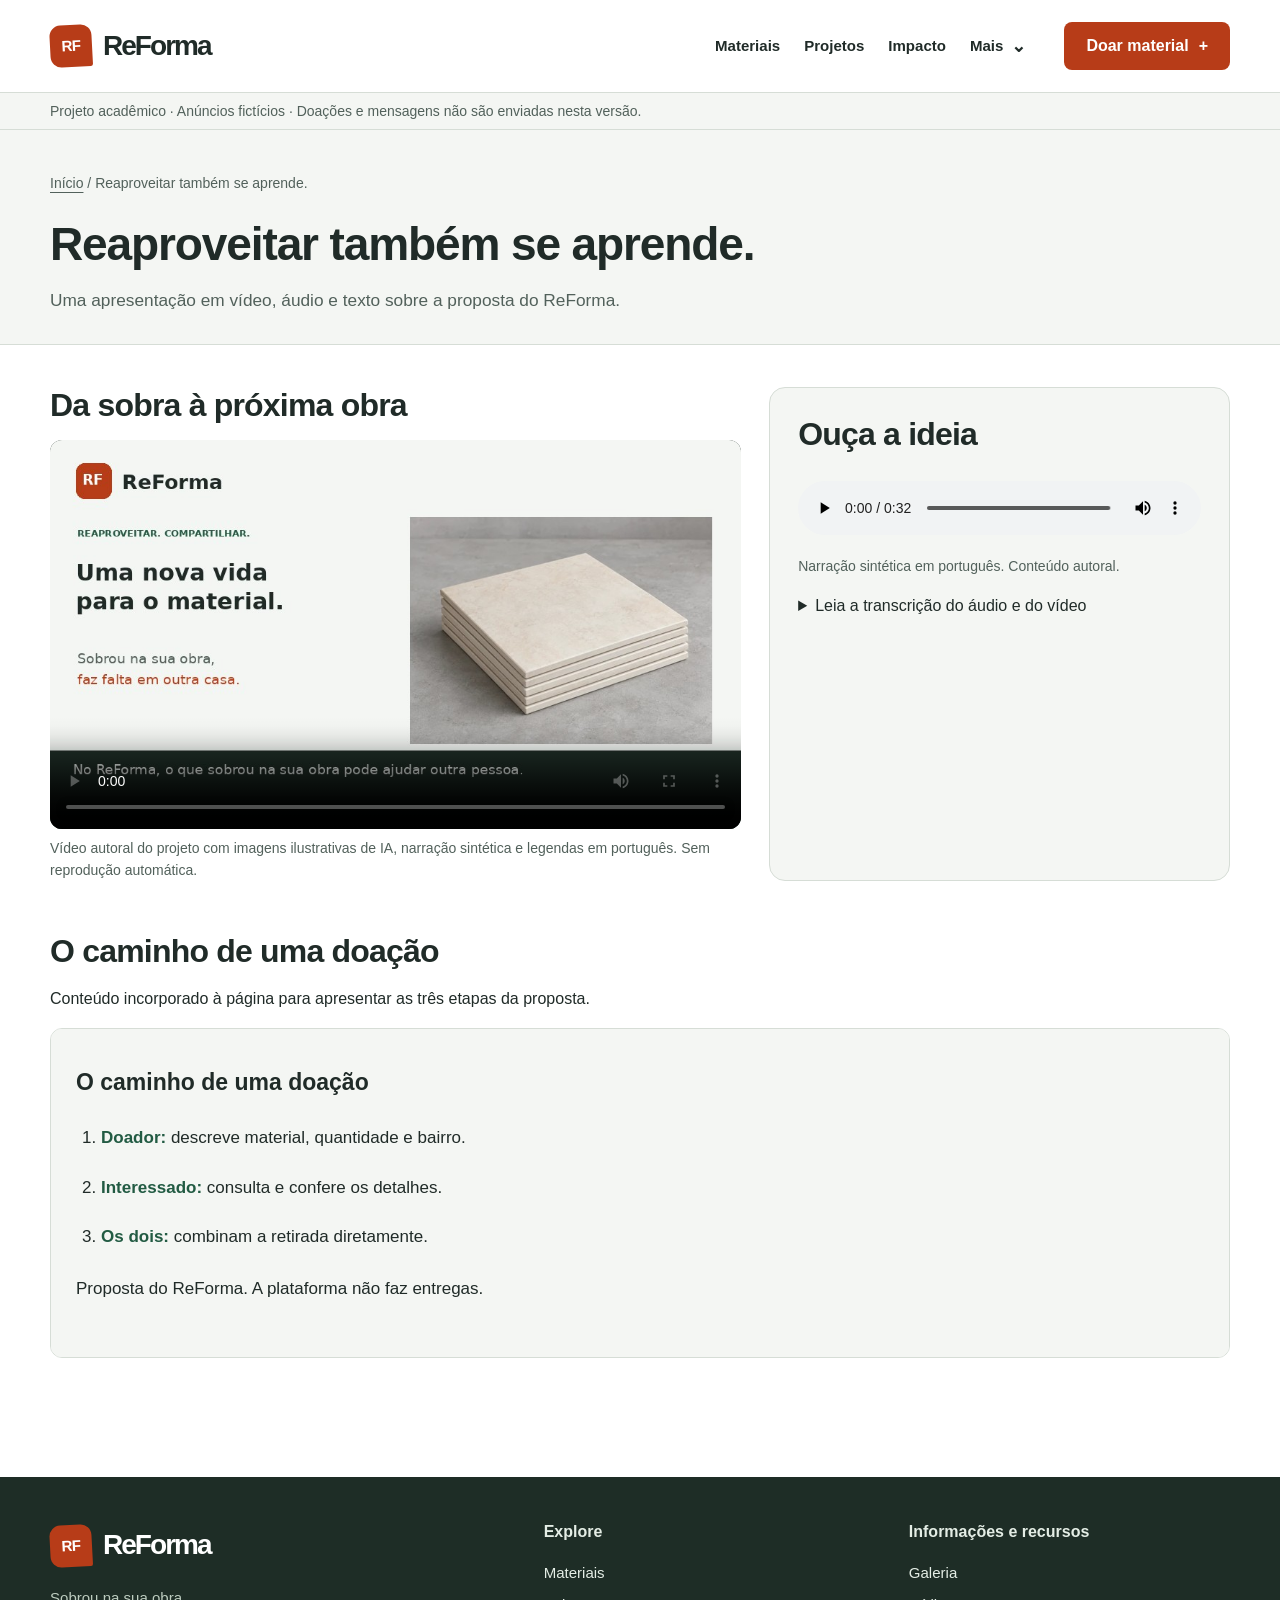
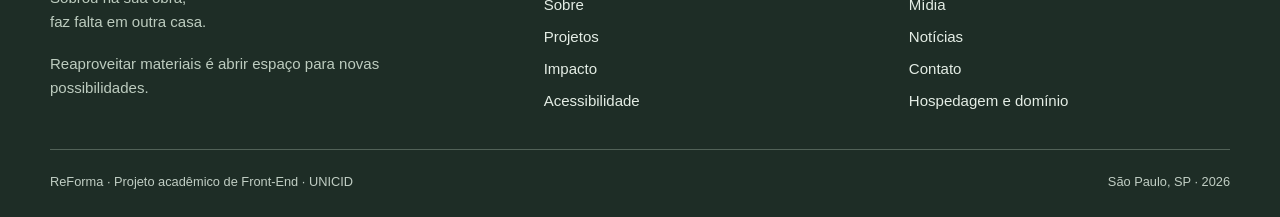
<file: midia.html>
<!DOCTYPE html>
<html lang="pt-BR">
<head>
<meta charset="UTF-8"><meta name="viewport" content="width=device-width, initial-scale=1">
<title>Reaproveitar também se aprende. | ReForma</title><meta name="description" content="Uma apresentação em vídeo, áudio e texto sobre a proposta do ReForma.">
<meta name="theme-color" content="#225b43"><link rel="icon" type="image/svg+xml" href="data:image/svg+xml,%3Csvg%20xmlns%3D%22http%3A//www.w3.org/2000/svg%22%20viewBox%3D%220%200%2064%2064%22%3E%3Crect%20width%3D%2264%22%20height%3D%2264%22%20rx%3D%2214%22%20fill%3D%22%23b73c18%22/%3E%3Ctext%20x%3D%2232%22%20y%3D%2242%22%20text-anchor%3D%22middle%22%20fill%3D%22white%22%20font-family%3D%22Arial%22%20font-size%3D%2229%22%20font-weight%3D%22bold%22%3ERF%3C/text%3E%3C/svg%3E">
<link rel="stylesheet" href="css/estilo.css"><script src="js/principal.js" defer></script>
</head><body>
<a href="#conteudo" class="skip">Pular para o conteúdo</a>
<header class="topbar"><div class="wrap header-inner"><a class="brand" href="index.html" aria-label="ReForma, página inicial"><span class="brand-mark" aria-hidden="true">RF</span>ReForma</a><nav class="nav" aria-label="Navegação principal"><a href="index.html">Materiais</a><a href="projetos.html">Projetos</a><a href="impacto.html">Impacto</a><details class="nav-more"><summary>Mais</summary><div class="nav-pop"><a href="sobre.html">Sobre</a><a href="acessibilidade.html">Acessibilidade</a><a href="galeria.html">Galeria</a><a href="midia.html" aria-current="page">Mídia</a><a href="noticias.html">Notícias</a><a href="contato.html">Contato</a><a href="orcamento_hospedagem.html">Hospedagem e domínio</a></div></details></nav><a class="btn" href="index.html#doar">Doar material <span aria-hidden="true">+</span></a></div></header>
<div class="demo-strip"><div class="wrap">Projeto acadêmico · Anúncios fictícios · Doações e mensagens não são enviadas nesta versão.</div></div>
<main id="conteudo" tabindex="-1"><div class="page-heading"><div class="wrap"><nav class="breadcrumb" aria-label="Caminho da página"><a href="index.html">Início</a> / Reaproveitar também se aprende.</nav><h1>Reaproveitar também se aprende.</h1><p class="lead">Uma apresentação em vídeo, áudio e texto sobre a proposta do ReForma.</p></div></div><div class="wrap page-content"><div class="media-layout"><section><h2>Da sobra à próxima obra</h2><video controls preload="metadata" poster="img/video-poster.jpg" width="960" height="540"><source src="assets/reforma-apresentacao.mp4" type="video/mp4"><track kind="captions" src="assets/legendas.vtt" srclang="pt-BR" label="Português" default>Seu navegador não reproduz este vídeo. <a href="assets/reforma-apresentacao.mp4">Baixe o vídeo</a>.</video><p class="hint">Vídeo autoral do projeto com imagens ilustrativas de IA, narração sintética e legendas em português. Sem reprodução automática.</p></section><section class="content-card"><h2>Ouça a ideia</h2><audio controls preload="metadata"><source src="assets/reforma-audio.mp3" type="audio/mpeg">Seu navegador não reproduz este áudio. <a href="assets/reforma-audio.mp3">Baixe o áudio</a>.</audio><p class="hint">Narração sintética em português. Conteúdo autoral.</p><details><summary>Leia a transcrição do áudio e do vídeo</summary><p>No ReForma, o que sobrou na sua obra pode ajudar outra pessoa. Separe materiais utilizáveis. Descreva o material, a quantidade, o estado de conservação e o bairro. Quem precisa poderá consultar as opções e combinar a retirada com o doador. As doações são gratuitas. Nesta versão acadêmica, os anúncios são exemplos e os formulários não enviam dados. Reaproveitar materiais é abrir espaço para novas possibilidades.</p><p>Descrição visual: o vídeo apresenta o nome ReForma e imagens de pisos, tijolos e telhas, acompanhadas de instruções curtas. Todas as informações essenciais estão na narração e neste texto.</p></details></section></div><section class="section"><h2>O caminho de uma doação</h2><p>Conteúdo incorporado à página para apresentar as três etapas da proposta.</p><iframe title="Resumo das etapas da doação no ReForma" srcdoc="&lt;!DOCTYPE html&gt;&lt;html lang=&quot;pt-BR&quot;&gt;&lt;head&gt;&lt;meta charset=&quot;UTF-8&quot;&gt;&lt;meta name=&quot;viewport&quot; content=&quot;width=device-width, initial-scale=1&quot;&gt;&lt;style&gt;body{font:17px Arial,sans-serif;color:#202b28;background:#f4f6f3;margin:0;padding:25px}h1{font-size:23px}ol{padding-left:25px}li{padding:12px 0;line-height:1.5}strong{color:#225b43}&lt;/style&gt;&lt;/head&gt;&lt;body&gt;&lt;h1&gt;O caminho de uma doação&lt;/h1&gt;&lt;ol&gt;&lt;li&gt;&lt;strong&gt;Doador:&lt;/strong&gt; descreve material, quantidade e bairro.&lt;/li&gt;&lt;li&gt;&lt;strong&gt;Interessado:&lt;/strong&gt; consulta e confere os detalhes.&lt;/li&gt;&lt;li&gt;&lt;strong&gt;Os dois:&lt;/strong&gt; combinam a retirada diretamente.&lt;/li&gt;&lt;/ol&gt;&lt;p&gt;Proposta do ReForma. A plataforma não faz entregas.&lt;/p&gt;&lt;/body&gt;&lt;/html&gt;" loading="lazy"></iframe></section></div></main>
<footer class="footer"><div class="wrap"><div class="footer-grid"><div><a class="brand" href="index.html" aria-label="ReForma, página inicial"><span class="brand-mark" aria-hidden="true">RF</span>ReForma</a><p>Sobrou na sua obra,<br>faz falta em outra casa.</p><p>Reaproveitar materiais é abrir espaço para novas possibilidades.</p></div><nav aria-label="Explore o ReForma"><h2>Explore</h2><a href="index.html">Materiais</a><a href="sobre.html">Sobre</a><a href="projetos.html">Projetos</a><a href="impacto.html">Impacto</a><a href="acessibilidade.html">Acessibilidade</a></nav><nav aria-label="Informações e recursos"><h2>Informações e recursos</h2><a href="galeria.html">Galeria</a><a href="midia.html">Mídia</a><a href="noticias.html">Notícias</a><a href="contato.html">Contato</a><a href="orcamento_hospedagem.html">Hospedagem e domínio</a></nav></div><div class="footer-bottom"><span>ReForma · Projeto acadêmico de Front-End · UNICID</span><span>São Paulo, SP · 2026</span></div></div></footer>
</body></html>
</file>
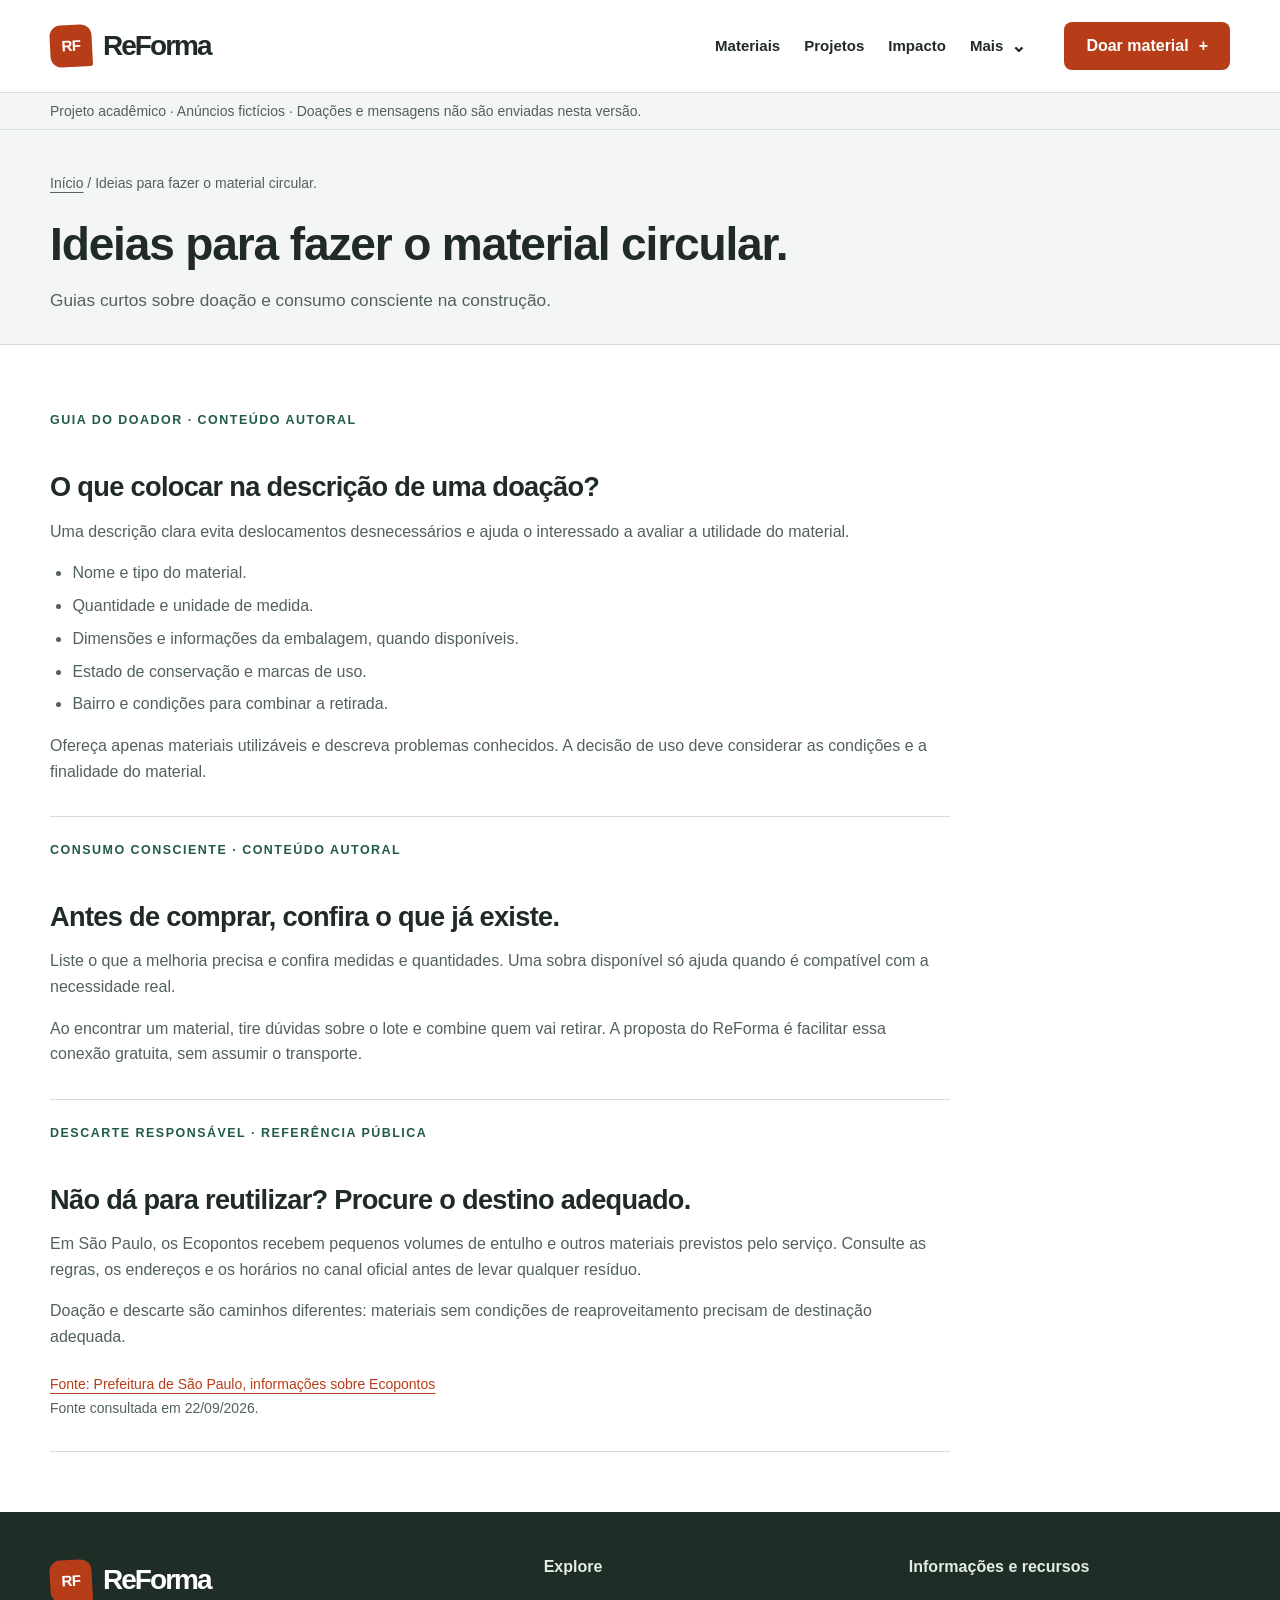
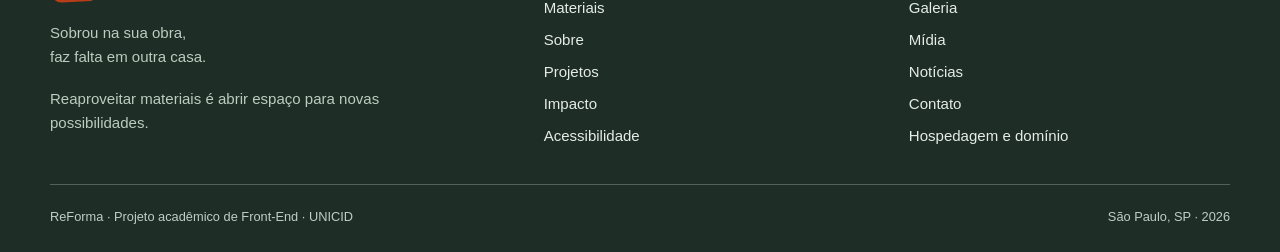
<file: noticias.html>
<!DOCTYPE html>
<html lang="pt-BR">
<head>
<meta charset="UTF-8"><meta name="viewport" content="width=device-width, initial-scale=1">
<title>Ideias para fazer o material circular. | ReForma</title><meta name="description" content="Guias curtos sobre doação e consumo consciente na construção.">
<meta name="theme-color" content="#225b43"><link rel="icon" type="image/svg+xml" href="data:image/svg+xml,%3Csvg%20xmlns%3D%22http%3A//www.w3.org/2000/svg%22%20viewBox%3D%220%200%2064%2064%22%3E%3Crect%20width%3D%2264%22%20height%3D%2264%22%20rx%3D%2214%22%20fill%3D%22%23b73c18%22/%3E%3Ctext%20x%3D%2232%22%20y%3D%2242%22%20text-anchor%3D%22middle%22%20fill%3D%22white%22%20font-family%3D%22Arial%22%20font-size%3D%2229%22%20font-weight%3D%22bold%22%3ERF%3C/text%3E%3C/svg%3E">
<link rel="stylesheet" href="css/estilo.css"><script src="js/principal.js" defer></script>
</head><body>
<a href="#conteudo" class="skip">Pular para o conteúdo</a>
<header class="topbar"><div class="wrap header-inner"><a class="brand" href="index.html" aria-label="ReForma, página inicial"><span class="brand-mark" aria-hidden="true">RF</span>ReForma</a><nav class="nav" aria-label="Navegação principal"><a href="index.html">Materiais</a><a href="projetos.html">Projetos</a><a href="impacto.html">Impacto</a><details class="nav-more"><summary>Mais</summary><div class="nav-pop"><a href="sobre.html">Sobre</a><a href="acessibilidade.html">Acessibilidade</a><a href="galeria.html">Galeria</a><a href="midia.html">Mídia</a><a href="noticias.html" aria-current="page">Notícias</a><a href="contato.html">Contato</a><a href="orcamento_hospedagem.html">Hospedagem e domínio</a></div></details></nav><a class="btn" href="index.html#doar">Doar material <span aria-hidden="true">+</span></a></div></header>
<div class="demo-strip"><div class="wrap">Projeto acadêmico · Anúncios fictícios · Doações e mensagens não são enviadas nesta versão.</div></div>
<main id="conteudo" tabindex="-1"><div class="page-heading"><div class="wrap"><nav class="breadcrumb" aria-label="Caminho da página"><a href="index.html">Início</a> / Ideias para fazer o material circular.</nav><h1>Ideias para fazer o material circular.</h1><p class="lead">Guias curtos sobre doação e consumo consciente na construção.</p></div></div><div class="wrap page-content"><article class="article"><p class="eyebrow">Guia do doador · Conteúdo autoral</p><h2>O que colocar na descrição de uma doação?</h2><p>Uma descrição clara evita deslocamentos desnecessários e ajuda o interessado a avaliar a utilidade do material.</p><ul><li>Nome e tipo do material.</li><li>Quantidade e unidade de medida.</li><li>Dimensões e informações da embalagem, quando disponíveis.</li><li>Estado de conservação e marcas de uso.</li><li>Bairro e condições para combinar a retirada.</li></ul><p>Ofereça apenas materiais utilizáveis e descreva problemas conhecidos. A decisão de uso deve considerar as condições e a finalidade do material.</p></article><article class="article"><p class="eyebrow">Consumo consciente · Conteúdo autoral</p><h2>Antes de comprar, confira o que já existe.</h2><p>Liste o que a melhoria precisa e confira medidas e quantidades. Uma sobra disponível só ajuda quando é compatível com a necessidade real.</p><p>Ao encontrar um material, tire dúvidas sobre o lote e combine quem vai retirar. A proposta do ReForma é facilitar essa conexão gratuita, sem assumir o transporte.</p></article><article class="article"><p class="eyebrow">Descarte responsável · Referência pública</p><h2>Não dá para reutilizar? Procure o destino adequado.</h2><p>Em São Paulo, os Ecopontos recebem pequenos volumes de entulho e outros materiais previstos pelo serviço. Consulte as regras, os endereços e os horários no canal oficial antes de levar qualquer resíduo.</p><p>Doação e descarte são caminhos diferentes: materiais sem condições de reaproveitamento precisam de destinação adequada.</p><a class="source-link" href="https://prefeitura.sp.gov.br/noticia/encontre-o-ecoponto-mais-perto-de-sua-casa">Fonte: Prefeitura de São Paulo, informações sobre Ecopontos</a><p class="hint">Fonte consultada em 22/09/2026.</p></article></div></main>
<footer class="footer"><div class="wrap"><div class="footer-grid"><div><a class="brand" href="index.html" aria-label="ReForma, página inicial"><span class="brand-mark" aria-hidden="true">RF</span>ReForma</a><p>Sobrou na sua obra,<br>faz falta em outra casa.</p><p>Reaproveitar materiais é abrir espaço para novas possibilidades.</p></div><nav aria-label="Explore o ReForma"><h2>Explore</h2><a href="index.html">Materiais</a><a href="sobre.html">Sobre</a><a href="projetos.html">Projetos</a><a href="impacto.html">Impacto</a><a href="acessibilidade.html">Acessibilidade</a></nav><nav aria-label="Informações e recursos"><h2>Informações e recursos</h2><a href="galeria.html">Galeria</a><a href="midia.html">Mídia</a><a href="noticias.html">Notícias</a><a href="contato.html">Contato</a><a href="orcamento_hospedagem.html">Hospedagem e domínio</a></nav></div><div class="footer-bottom"><span>ReForma · Projeto acadêmico de Front-End · UNICID</span><span>São Paulo, SP · 2026</span></div></div></footer>
</body></html>
</file>
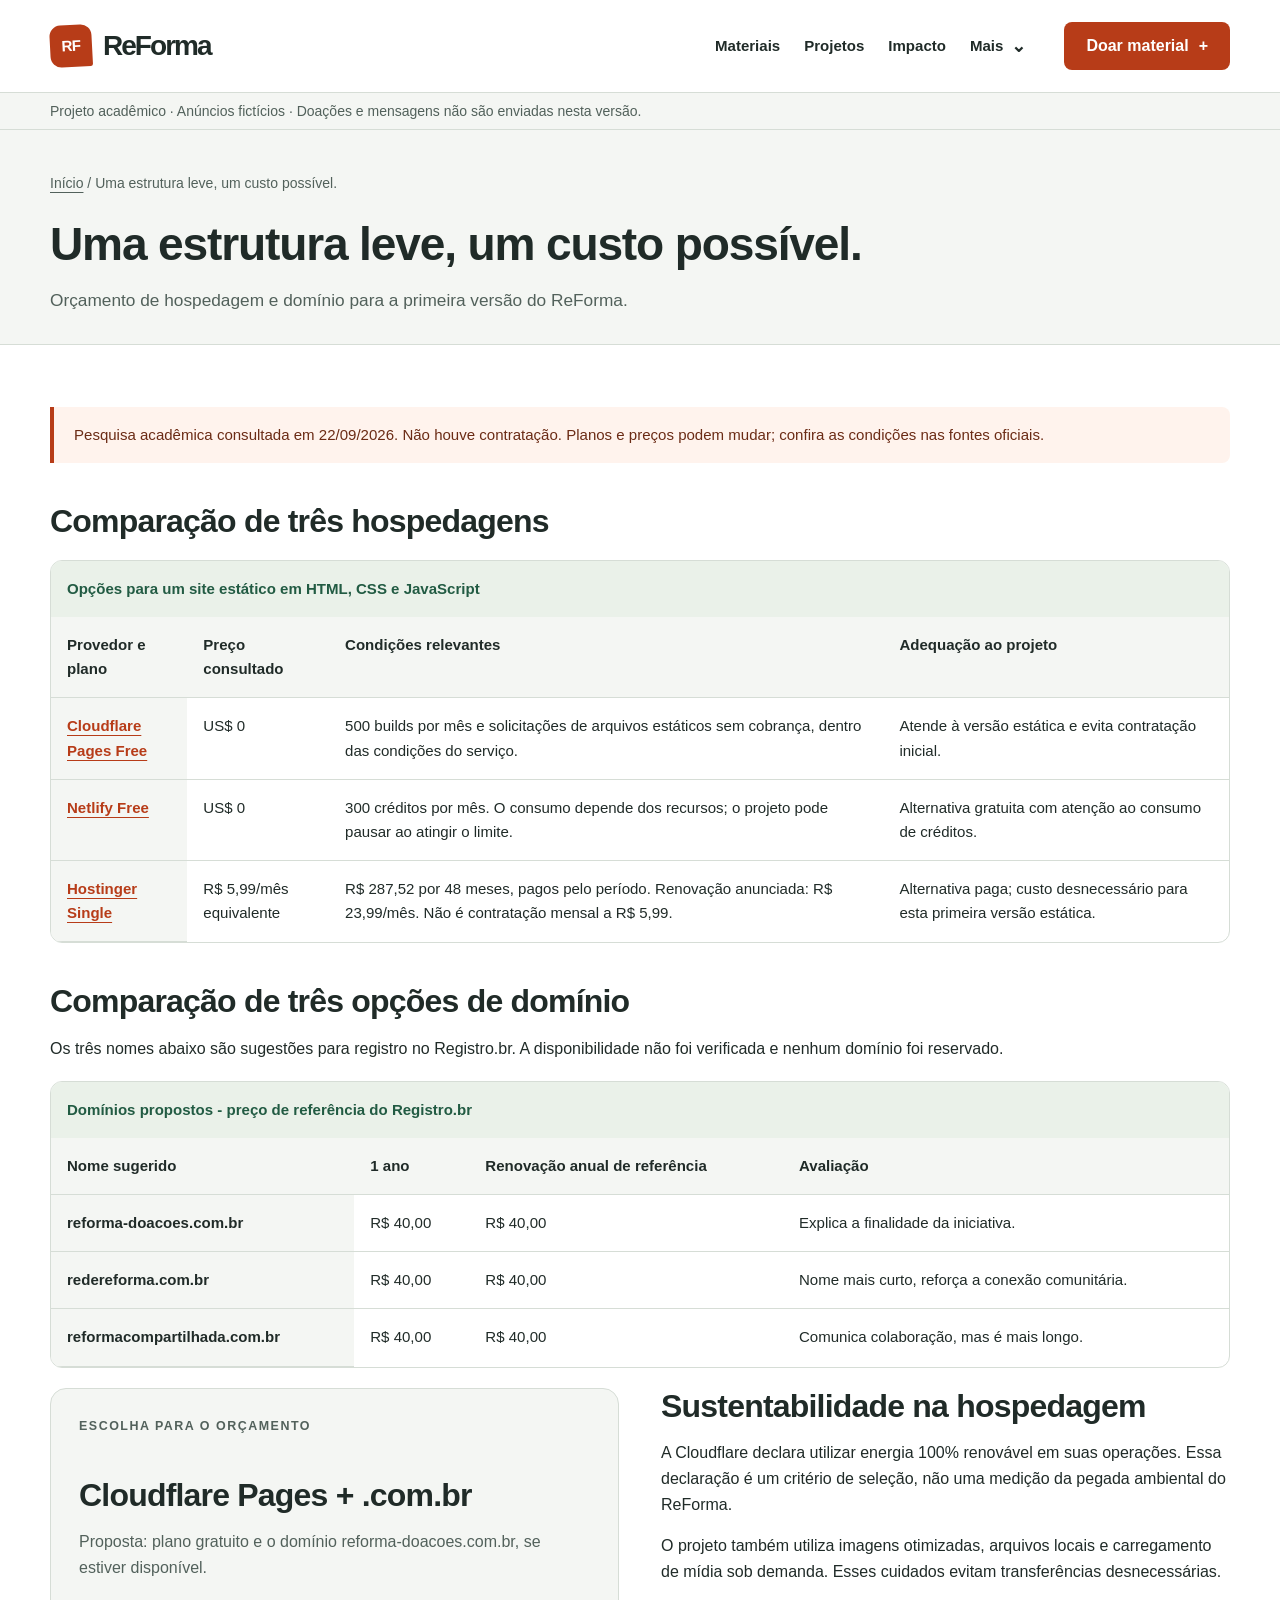
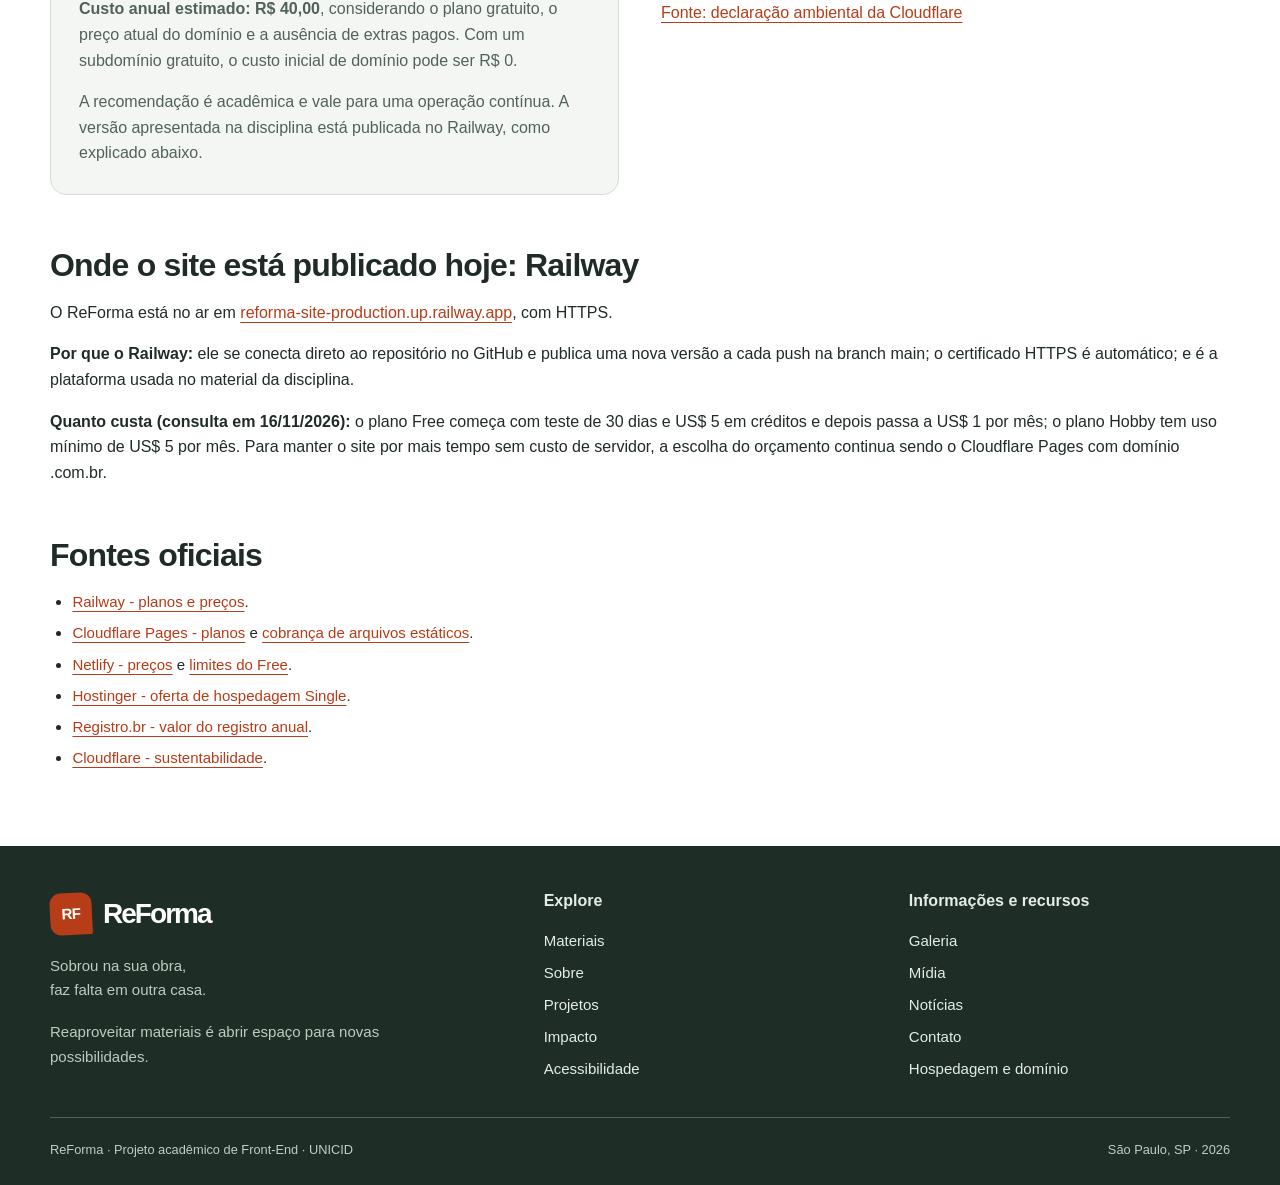
<file: orcamento_hospedagem.html>
<!DOCTYPE html>
<html lang="pt-BR">
<head>
<meta charset="UTF-8"><meta name="viewport" content="width=device-width, initial-scale=1">
<title>Uma estrutura leve, um custo possível. | ReForma</title><meta name="description" content="Orçamento de hospedagem e domínio para a primeira versão do ReForma.">
<meta name="theme-color" content="#225b43"><link rel="icon" type="image/svg+xml" href="data:image/svg+xml,%3Csvg%20xmlns%3D%22http%3A//www.w3.org/2000/svg%22%20viewBox%3D%220%200%2064%2064%22%3E%3Crect%20width%3D%2264%22%20height%3D%2264%22%20rx%3D%2214%22%20fill%3D%22%23b73c18%22/%3E%3Ctext%20x%3D%2232%22%20y%3D%2242%22%20text-anchor%3D%22middle%22%20fill%3D%22white%22%20font-family%3D%22Arial%22%20font-size%3D%2229%22%20font-weight%3D%22bold%22%3ERF%3C/text%3E%3C/svg%3E">
<link rel="stylesheet" href="css/estilo.css"><script src="js/principal.js" defer></script>
</head><body>
<a href="#conteudo" class="skip">Pular para o conteúdo</a>
<header class="topbar"><div class="wrap header-inner"><a class="brand" href="index.html" aria-label="ReForma, página inicial"><span class="brand-mark" aria-hidden="true">RF</span>ReForma</a><nav class="nav" aria-label="Navegação principal"><a href="index.html">Materiais</a><a href="projetos.html">Projetos</a><a href="impacto.html">Impacto</a><details class="nav-more"><summary>Mais</summary><div class="nav-pop"><a href="sobre.html">Sobre</a><a href="acessibilidade.html">Acessibilidade</a><a href="galeria.html">Galeria</a><a href="midia.html">Mídia</a><a href="noticias.html">Notícias</a><a href="contato.html">Contato</a><a href="orcamento_hospedagem.html" aria-current="page">Hospedagem e domínio</a></div></details></nav><a class="btn" href="index.html#doar">Doar material <span aria-hidden="true">+</span></a></div></header>
<div class="demo-strip"><div class="wrap">Projeto acadêmico · Anúncios fictícios · Doações e mensagens não são enviadas nesta versão.</div></div>
<main id="conteudo" tabindex="-1"><div class="page-heading"><div class="wrap"><nav class="breadcrumb" aria-label="Caminho da página"><a href="index.html">Início</a> / Uma estrutura leve, um custo possível.</nav><h1>Uma estrutura leve, um custo possível.</h1><p class="lead">Orçamento de hospedagem e domínio para a primeira versão do ReForma.</p></div></div><div class="wrap page-content"><p class="notice">Pesquisa acadêmica consultada em 22/09/2026. Não houve contratação. Planos e preços podem mudar; confira as condições nas fontes oficiais.</p><h2>Comparação de três hospedagens</h2><div class="table-wrap" role="region" tabindex="0" aria-label="Tabela de hospedagem"><table><caption>Opções para um site estático em HTML, CSS e JavaScript</caption><thead><tr><th scope="col">Provedor e plano</th><th scope="col">Preço consultado</th><th scope="col">Condições relevantes</th><th scope="col">Adequação ao projeto</th></tr></thead><tbody><tr><th scope="row"><a href="https://www.cloudflare.com/products/pages/">Cloudflare Pages Free</a></th><td>US$ 0</td><td>500 builds por mês e solicitações de arquivos estáticos sem cobrança, dentro das condições do serviço.</td><td>Atende à versão estática e evita contratação inicial.</td></tr><tr><th scope="row"><a href="https://www.netlify.com/pricing/">Netlify Free</a></th><td>US$ 0</td><td>300 créditos por mês. O consumo depende dos recursos; o projeto pode pausar ao atingir o limite.</td><td>Alternativa gratuita com atenção ao consumo de créditos.</td></tr><tr><th scope="row"><a href="https://www.hostinger.com/br/hospedagem-de-sites">Hostinger Single</a></th><td>R$ 5,99/mês equivalente</td><td>R$ 287,52 por 48 meses, pagos pelo período. Renovação anunciada: R$ 23,99/mês. Não é contratação mensal a R$ 5,99.</td><td>Alternativa paga; custo desnecessário para esta primeira versão estática.</td></tr></tbody></table></div><h2>Comparação de três opções de domínio</h2><p>Os três nomes abaixo são sugestões para registro no Registro.br. A disponibilidade não foi verificada e nenhum domínio foi reservado.</p><div class="table-wrap" tabindex="0" role="region" aria-label="Tabela de domínios"><table><caption>Domínios propostos - preço de referência do Registro.br</caption><thead><tr><th scope="col">Nome sugerido</th><th scope="col">1 ano</th><th scope="col">Renovação anual de referência</th><th scope="col">Avaliação</th></tr></thead><tbody><tr><th scope="row">reforma-doacoes.com.br</th><td>R$ 40,00</td><td>R$ 40,00</td><td>Explica a finalidade da iniciativa.</td></tr><tr><th scope="row">redereforma.com.br</th><td>R$ 40,00</td><td>R$ 40,00</td><td>Nome mais curto, reforça a conexão comunitária.</td></tr><tr><th scope="row">reformacompartilhada.com.br</th><td>R$ 40,00</td><td>R$ 40,00</td><td>Comunica colaboração, mas é mais longo.</td></tr></tbody></table></div><div class="two-col"><section class="content-card"><p class="eyebrow">Escolha para o orçamento</p><h2>Cloudflare Pages + .com.br</h2><p>Proposta: plano gratuito e o domínio reforma-doacoes.com.br, se estiver disponível.</p><p><strong>Custo anual estimado: R$ 40,00</strong>, considerando o plano gratuito, o preço atual do domínio e a ausência de extras pagos. Com um subdomínio gratuito, o custo inicial de domínio pode ser R$ 0.</p><p>A recomendação é acadêmica e vale para uma operação contínua. A versão apresentada na disciplina está publicada no Railway, como explicado abaixo.</p></section><section><h2>Sustentabilidade na hospedagem</h2><p>A Cloudflare declara utilizar energia 100% renovável em suas operações. Essa declaração é um critério de seleção, não uma medição da pegada ambiental do ReForma.</p><p>O projeto também utiliza imagens otimizadas, arquivos locais e carregamento de mídia sob demanda. Esses cuidados evitam transferências desnecessárias.</p><a href="https://www.cloudflare.com/impact/">Fonte: declaração ambiental da Cloudflare</a></section></div><section class="section"><h2>Onde o site está publicado hoje: Railway</h2><p>O ReForma está no ar em <a href="https://reforma-site-production.up.railway.app">reforma-site-production.up.railway.app</a>, com HTTPS.</p><p><strong>Por que o Railway:</strong> ele se conecta direto ao repositório no GitHub e publica uma nova versão a cada push na branch main; o certificado HTTPS é automático; e é a plataforma usada no material da disciplina.</p><p><strong>Quanto custa (consulta em 16/11/2026):</strong> o plano Free começa com teste de 30 dias e US$ 5 em créditos e depois passa a US$ 1 por mês; o plano Hobby tem uso mínimo de US$ 5 por mês. Para manter o site por mais tempo sem custo de servidor, a escolha do orçamento continua sendo o Cloudflare Pages com domínio .com.br.</p></section><section class="sources"><h2>Fontes oficiais</h2><ul><li><a href="https://railway.com/pricing">Railway - planos e preços</a>.</li><li><a href="https://www.cloudflare.com/products/pages/">Cloudflare Pages - planos</a> e <a href="https://developers.cloudflare.com/pages/functions/pricing/">cobrança de arquivos estáticos</a>.</li><li><a href="https://www.netlify.com/pricing/">Netlify - preços</a> e <a href="https://www.netlify.com/pricing/personal-vs-free/">limites do Free</a>.</li><li><a href="https://www.hostinger.com/br/hospedagem-de-sites">Hostinger - oferta de hospedagem Single</a>.</li><li><a href="https://registro.br/dominio/">Registro.br - valor do registro anual</a>.</li><li><a href="https://www.cloudflare.com/impact/">Cloudflare - sustentabilidade</a>.</li></ul></section></div></main>
<footer class="footer"><div class="wrap"><div class="footer-grid"><div><a class="brand" href="index.html" aria-label="ReForma, página inicial"><span class="brand-mark" aria-hidden="true">RF</span>ReForma</a><p>Sobrou na sua obra,<br>faz falta em outra casa.</p><p>Reaproveitar materiais é abrir espaço para novas possibilidades.</p></div><nav aria-label="Explore o ReForma"><h2>Explore</h2><a href="index.html">Materiais</a><a href="sobre.html">Sobre</a><a href="projetos.html">Projetos</a><a href="impacto.html">Impacto</a><a href="acessibilidade.html">Acessibilidade</a></nav><nav aria-label="Informações e recursos"><h2>Informações e recursos</h2><a href="galeria.html">Galeria</a><a href="midia.html">Mídia</a><a href="noticias.html">Notícias</a><a href="contato.html">Contato</a><a href="orcamento_hospedagem.html">Hospedagem e domínio</a></nav></div><div class="footer-bottom"><span>ReForma · Projeto acadêmico de Front-End · UNICID</span><span>São Paulo, SP · 2026</span></div></div></footer>
</body></html>
</file>
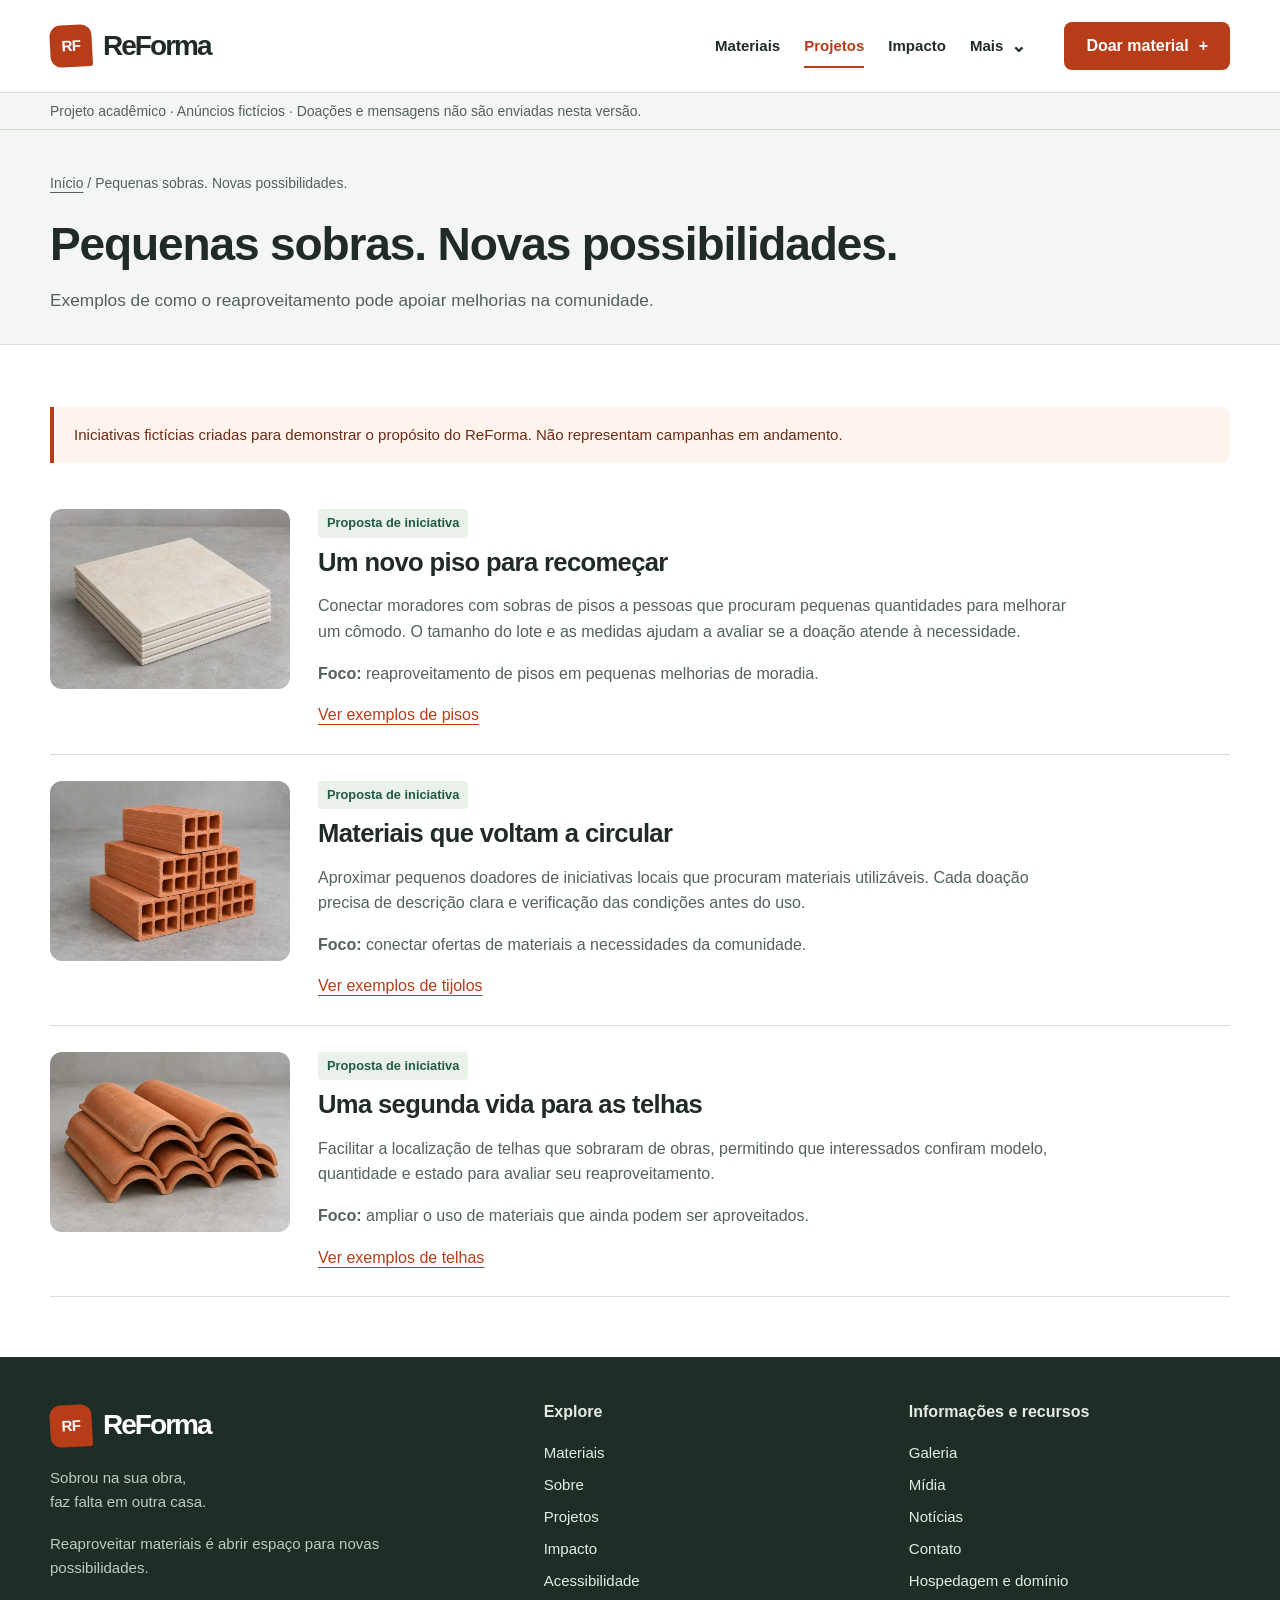
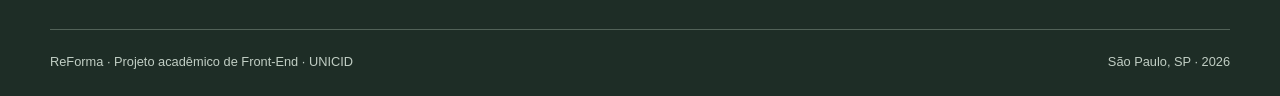
<file: projetos.html>
<!DOCTYPE html>
<html lang="pt-BR">
<head>
<meta charset="UTF-8"><meta name="viewport" content="width=device-width, initial-scale=1">
<title>Pequenas sobras. Novas possibilidades. | ReForma</title><meta name="description" content="Exemplos de como o reaproveitamento pode apoiar melhorias na comunidade.">
<meta name="theme-color" content="#225b43"><link rel="icon" type="image/svg+xml" href="data:image/svg+xml,%3Csvg%20xmlns%3D%22http%3A//www.w3.org/2000/svg%22%20viewBox%3D%220%200%2064%2064%22%3E%3Crect%20width%3D%2264%22%20height%3D%2264%22%20rx%3D%2214%22%20fill%3D%22%23b73c18%22/%3E%3Ctext%20x%3D%2232%22%20y%3D%2242%22%20text-anchor%3D%22middle%22%20fill%3D%22white%22%20font-family%3D%22Arial%22%20font-size%3D%2229%22%20font-weight%3D%22bold%22%3ERF%3C/text%3E%3C/svg%3E">
<link rel="stylesheet" href="css/estilo.css"><script src="js/principal.js" defer></script>
</head><body>
<a href="#conteudo" class="skip">Pular para o conteúdo</a>
<header class="topbar"><div class="wrap header-inner"><a class="brand" href="index.html" aria-label="ReForma, página inicial"><span class="brand-mark" aria-hidden="true">RF</span>ReForma</a><nav class="nav" aria-label="Navegação principal"><a href="index.html">Materiais</a><a href="projetos.html" aria-current="page">Projetos</a><a href="impacto.html">Impacto</a><details class="nav-more"><summary>Mais</summary><div class="nav-pop"><a href="sobre.html">Sobre</a><a href="acessibilidade.html">Acessibilidade</a><a href="galeria.html">Galeria</a><a href="midia.html">Mídia</a><a href="noticias.html">Notícias</a><a href="contato.html">Contato</a><a href="orcamento_hospedagem.html">Hospedagem e domínio</a></div></details></nav><a class="btn" href="index.html#doar">Doar material <span aria-hidden="true">+</span></a></div></header>
<div class="demo-strip"><div class="wrap">Projeto acadêmico · Anúncios fictícios · Doações e mensagens não são enviadas nesta versão.</div></div>
<main id="conteudo" tabindex="-1"><div class="page-heading"><div class="wrap"><nav class="breadcrumb" aria-label="Caminho da página"><a href="index.html">Início</a> / Pequenas sobras. Novas possibilidades.</nav><h1>Pequenas sobras. Novas possibilidades.</h1><p class="lead">Exemplos de como o reaproveitamento pode apoiar melhorias na comunidade.</p></div></div><div class="wrap page-content"><p class="notice">Iniciativas fictícias criadas para demonstrar o propósito do ReForma. Não representam campanhas em andamento.</p><article class="project"><img src="img/pisos.webp" alt="Pisos cerâmicos organizados para reaproveitamento." width="800" height="600"><div><span class="badge">Proposta de iniciativa</span><h2>Um novo piso para recomeçar</h2><p>Conectar moradores com sobras de pisos a pessoas que procuram pequenas quantidades para melhorar um cômodo. O tamanho do lote e as medidas ajudam a avaliar se a doação atende à necessidade.</p><p><strong>Foco:</strong> reaproveitamento de pisos em pequenas melhorias de moradia.</p><a href="index.html?categoria=Pisos">Ver exemplos de pisos</a></div></article><article class="project"><img src="img/tijolos.webp" alt="Pilha de tijolos cerâmicos vazados." width="800" height="600" loading="lazy"><div><span class="badge">Proposta de iniciativa</span><h2>Materiais que voltam a circular</h2><p>Aproximar pequenos doadores de iniciativas locais que procuram materiais utilizáveis. Cada doação precisa de descrição clara e verificação das condições antes do uso.</p><p><strong>Foco:</strong> conectar ofertas de materiais a necessidades da comunidade.</p><a href="index.html?categoria=Tijolos">Ver exemplos de tijolos</a></div></article><article class="project"><img src="img/telhas.webp" alt="Telhas cerâmicas curvas organizadas em uma pilha." width="800" height="600" loading="lazy"><div><span class="badge">Proposta de iniciativa</span><h2>Uma segunda vida para as telhas</h2><p>Facilitar a localização de telhas que sobraram de obras, permitindo que interessados confiram modelo, quantidade e estado para avaliar seu reaproveitamento.</p><p><strong>Foco:</strong> ampliar o uso de materiais que ainda podem ser aproveitados.</p><a href="index.html?categoria=Telhas">Ver exemplos de telhas</a></div></article></div></main>
<footer class="footer"><div class="wrap"><div class="footer-grid"><div><a class="brand" href="index.html" aria-label="ReForma, página inicial"><span class="brand-mark" aria-hidden="true">RF</span>ReForma</a><p>Sobrou na sua obra,<br>faz falta em outra casa.</p><p>Reaproveitar materiais é abrir espaço para novas possibilidades.</p></div><nav aria-label="Explore o ReForma"><h2>Explore</h2><a href="index.html">Materiais</a><a href="sobre.html">Sobre</a><a href="projetos.html">Projetos</a><a href="impacto.html">Impacto</a><a href="acessibilidade.html">Acessibilidade</a></nav><nav aria-label="Informações e recursos"><h2>Informações e recursos</h2><a href="galeria.html">Galeria</a><a href="midia.html">Mídia</a><a href="noticias.html">Notícias</a><a href="contato.html">Contato</a><a href="orcamento_hospedagem.html">Hospedagem e domínio</a></nav></div><div class="footer-bottom"><span>ReForma · Projeto acadêmico de Front-End · UNICID</span><span>São Paulo, SP · 2026</span></div></div></footer>
</body></html>
</file>
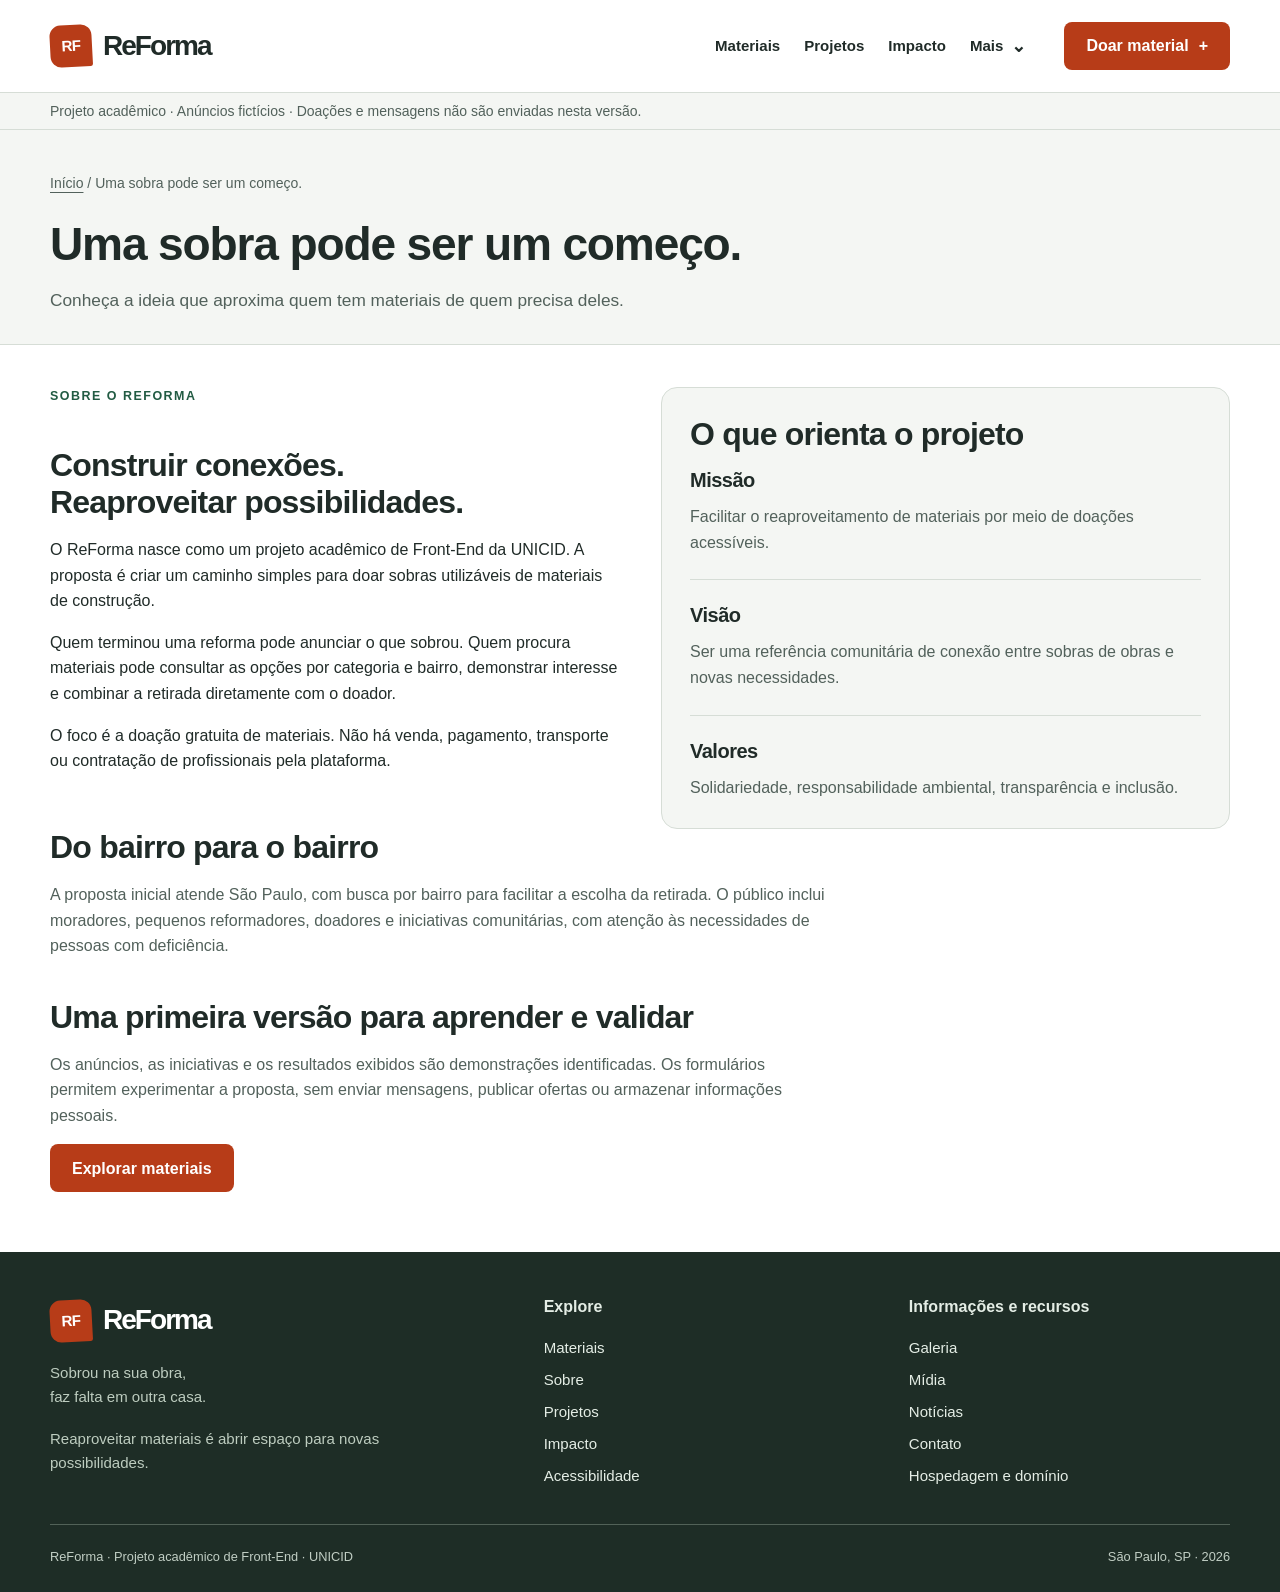
<file: sobre.html>
<!DOCTYPE html>
<html lang="pt-BR">
<head>
<meta charset="UTF-8"><meta name="viewport" content="width=device-width, initial-scale=1">
<title>Uma sobra pode ser um começo. | ReForma</title><meta name="description" content="Conheça a ideia que aproxima quem tem materiais de quem precisa deles.">
<meta name="theme-color" content="#225b43"><link rel="icon" type="image/svg+xml" href="data:image/svg+xml,%3Csvg%20xmlns%3D%22http%3A//www.w3.org/2000/svg%22%20viewBox%3D%220%200%2064%2064%22%3E%3Crect%20width%3D%2264%22%20height%3D%2264%22%20rx%3D%2214%22%20fill%3D%22%23b73c18%22/%3E%3Ctext%20x%3D%2232%22%20y%3D%2242%22%20text-anchor%3D%22middle%22%20fill%3D%22white%22%20font-family%3D%22Arial%22%20font-size%3D%2229%22%20font-weight%3D%22bold%22%3ERF%3C/text%3E%3C/svg%3E">
<link rel="stylesheet" href="css/estilo.css"><script src="js/principal.js" defer></script>
</head><body>
<a href="#conteudo" class="skip">Pular para o conteúdo</a>
<header class="topbar"><div class="wrap header-inner"><a class="brand" href="index.html" aria-label="ReForma, página inicial"><span class="brand-mark" aria-hidden="true">RF</span>ReForma</a><nav class="nav" aria-label="Navegação principal"><a href="index.html">Materiais</a><a href="projetos.html">Projetos</a><a href="impacto.html">Impacto</a><details class="nav-more"><summary>Mais</summary><div class="nav-pop"><a href="sobre.html" aria-current="page">Sobre</a><a href="acessibilidade.html">Acessibilidade</a><a href="galeria.html">Galeria</a><a href="midia.html">Mídia</a><a href="noticias.html">Notícias</a><a href="contato.html">Contato</a><a href="orcamento_hospedagem.html">Hospedagem e domínio</a></div></details></nav><a class="btn" href="index.html#doar">Doar material <span aria-hidden="true">+</span></a></div></header>
<div class="demo-strip"><div class="wrap">Projeto acadêmico · Anúncios fictícios · Doações e mensagens não são enviadas nesta versão.</div></div>
<main id="conteudo" tabindex="-1"><div class="page-heading"><div class="wrap"><nav class="breadcrumb" aria-label="Caminho da página"><a href="index.html">Início</a> / Uma sobra pode ser um começo.</nav><h1>Uma sobra pode ser um começo.</h1><p class="lead">Conheça a ideia que aproxima quem tem materiais de quem precisa deles.</p></div></div><div class="wrap page-content"><div class="two-col"><section><p class="eyebrow">Sobre o ReForma</p><h2>Construir conexões.<br>Reaproveitar possibilidades.</h2><p>O ReForma nasce como um projeto acadêmico de Front-End da UNICID. A proposta é criar um caminho simples para doar sobras utilizáveis de materiais de construção.</p><p>Quem terminou uma reforma pode anunciar o que sobrou. Quem procura materiais pode consultar as opções por categoria e bairro, demonstrar interesse e combinar a retirada diretamente com o doador.</p><p>O foco é a doação gratuita de materiais. Não há venda, pagamento, transporte ou contratação de profissionais pela plataforma.</p></section><aside class="content-card"><h2>O que orienta o projeto</h2><h3>Missão</h3><p>Facilitar o reaproveitamento de materiais por meio de doações acessíveis.</p><h3 class="visually-separated">Visão</h3><p>Ser uma referência comunitária de conexão entre sobras de obras e novas necessidades.</p><h3 class="visually-separated">Valores</h3><p>Solidariedade, responsabilidade ambiental, transparência e inclusão.</p></aside></div><section class="prose"><h2>Do bairro para o bairro</h2><p>A proposta inicial atende São Paulo, com busca por bairro para facilitar a escolha da retirada. O público inclui moradores, pequenos reformadores, doadores e iniciativas comunitárias, com atenção às necessidades de pessoas com deficiência.</p><h2>Uma primeira versão para aprender e validar</h2><p>Os anúncios, as iniciativas e os resultados exibidos são demonstrações identificadas. Os formulários permitem experimentar a proposta, sem enviar mensagens, publicar ofertas ou armazenar informações pessoais.</p><a class="btn" href="index.html">Explorar materiais</a></section></div></main>
<footer class="footer"><div class="wrap"><div class="footer-grid"><div><a class="brand" href="index.html" aria-label="ReForma, página inicial"><span class="brand-mark" aria-hidden="true">RF</span>ReForma</a><p>Sobrou na sua obra,<br>faz falta em outra casa.</p><p>Reaproveitar materiais é abrir espaço para novas possibilidades.</p></div><nav aria-label="Explore o ReForma"><h2>Explore</h2><a href="index.html">Materiais</a><a href="sobre.html">Sobre</a><a href="projetos.html">Projetos</a><a href="impacto.html">Impacto</a><a href="acessibilidade.html">Acessibilidade</a></nav><nav aria-label="Informações e recursos"><h2>Informações e recursos</h2><a href="galeria.html">Galeria</a><a href="midia.html">Mídia</a><a href="noticias.html">Notícias</a><a href="contato.html">Contato</a><a href="orcamento_hospedagem.html">Hospedagem e domínio</a></nav></div><div class="footer-bottom"><span>ReForma · Projeto acadêmico de Front-End · UNICID</span><span>São Paulo, SP · 2026</span></div></div></footer>
</body></html>
</file>
<file: css/estilo.css>
@charset "UTF-8";
/* ==========================================================================
   ReForma - folha de estilo única das dez páginas
   Organização: variáveis, base, cabeçalho, componentes, formulários,
   preferências de leitura e, no fim, as regras responsivas (@media).
   ========================================================================== */

/* ---- Variáveis de cor e medidas usadas no site inteiro. O alto contraste só troca estes valores. ---- */
:root {
  --ink:#202b28;
  --muted:#52615b;
  --paper:#fff;
  --ground:#f4f6f3;
  --line:#d6ddd6;
  --orange:#b73c18;
  --orange-dark:#8f2e12;
  --green:#225b43;
  --pale:#eaf1e9;
  --radius:16px;
  font-size:16px;
  color-scheme:light;
}

/* ---- Base: caixa, corpo do texto, links, imagens e títulos. ---- */
* {
  box-sizing:border-box;
}
html {
  scroll-behavior:auto;
  scroll-padding-top:1.5rem;
}
body {
  margin:0;
  background:var(--paper);
  color:var(--ink);
  font-family:Arial,Helvetica,sans-serif;
  line-height:1.6;
}
a {
  color:var(--orange);
  text-underline-offset:4px;
}
button,input,select,textarea {
  font:inherit;
}
button,a,input,select,textarea,summary {
  -webkit-tap-highlight-color:transparent;
}
button,summary {
  cursor:pointer;
}
img {
  display:block;
  max-width:100%;
  height:auto;
}
h1,h2,h3,p {
  margin:0 0 1rem;
}
h1,h2,h3 {
  line-height:1.15;
  letter-spacing:-.025em;
}
h1 {
  font-size:clamp(2.3rem,4vw,3.8rem);
  font-weight:800;
  max-width:900px;
}
h2 {
  font-size:clamp(1.65rem,2.5vw,2.25rem);
}
h3 {
  font-size:1.25rem;
}
p:last-child {
  margin-bottom:0;
}
ul,ol {
  padding-left:1.4rem;
}
li {
  margin-bottom:.45rem;
}
[hidden] {
  display:none!important;
}

/* ---- Acessibilidade: contorno visível em todo elemento que recebe foco pelo teclado. ---- */
:focus-visible {
  outline:3px solid #2050cb;
  outline-offset:4px;
}

/* ---- Largura máxima do conteúdo, centralizado na página. ---- */
.wrap {
  width:min(1180px,calc(100% - 48px));
  margin:auto;
}

/* ---- Link "Pular para o conteúdo": fica fora da tela e aparece quando recebe foco. ---- */
.skip {
  position:fixed;
  top:-100px;
  left:12px;
  padding:12px 20px;
  background:var(--ink);
  color:#fff;
  z-index:20;
}
.skip:focus {
  top:12px;
}

/* ---- Texto lido só por leitores de tela. ---- */
.sr-only {
  position:absolute!important;
  width:1px;
  height:1px;
  padding:0;
  overflow:hidden;
  clip:rect(0,0,0,0);
  white-space:nowrap;
  border:0;
}

/* ---- Cabeçalho: marca, menu principal e botão "Doar material". ---- */
.topbar {
  border-bottom:1px solid var(--line);
  background:#fff;
}
.header-inner {
  min-height:92px;
  display:flex;
  flex-wrap:wrap;
  align-items:center;
  gap:38px;
}
.brand {
  text-decoration:none;
  display:inline-flex;
  align-items:center;
  gap:11px;
  color:var(--ink);
  font-size:1.75rem;
  font-weight:800;
  letter-spacing:-.07em;
  flex-shrink:0;
}
.brand-mark {
  font-size:.95rem;
  letter-spacing:-.04em;
  background:var(--orange);
  color:#fff;
  width:42px;
  height:42px;
  display:grid;
  place-items:center;
  border-radius:11px 11px 2px 11px;
  transform:rotate(-3deg);
}

/* ---- Menu principal e o item "Mais", feito com details e summary. ---- */
.nav {
  display:flex;
  flex-wrap:wrap;
  gap:24px;
  align-items:center;
  margin-left:auto;
}
.nav>a,.nav summary {
  color:var(--ink);
  font-size:.94rem;
  text-decoration:none;
  font-weight:600;
  padding:8px 0;
  white-space:nowrap;
}
.nav>a[aria-current=page] {
  color:var(--orange);
  box-shadow:0 2px var(--orange);
}
.nav-more {
  position:relative;
}
.nav-more summary {
  list-style:none;
  display:flex;
  align-items:center;
  gap:8px;
}
.nav-more summary::-webkit-details-marker {
  display:none;
}
.nav-more summary::after {
  content:'⌄';
  font-size:1.1rem;
}
.nav-pop {
  position:absolute;
  z-index:8;
  right:0;
  top:48px;
  background:var(--paper);
  border:1px solid var(--line);
  border-radius:12px;
  padding:12px;
  min-width:235px;
  box-shadow:0 12px 24px #152f201c;
}
.nav-pop a {
  display:block;
  padding:8px 12px;
  color:var(--ink);
  font-size:.94rem;
  text-decoration:none;
  border-radius:6px;
}
.nav-pop a:hover {
  background:var(--pale);
}

/* ---- Botões. ---- */
.btn {
  display:inline-flex;
  justify-content:center;
  align-items:center;
  gap:10px;
  border:1px solid transparent;
  border-radius:8px;
  background:var(--orange);
  color:#fff;
  text-decoration:none;
  font-weight:700;
  padding:12px 21px;
  line-height:1.35;
  min-height:48px;
}
.btn:hover {
  background:var(--orange-dark);
}
.btn-outline {
  border-color:var(--line);
  color:var(--ink);
  background:#fff;
}
.btn-outline:hover {
  background:var(--pale);
}
.btn-green {
  background:var(--green);
}
.btn-green:hover {
  background:#16402e;
}
.link-button {
  border:0;
  background:transparent;
  color:var(--orange);
  padding:10px 0;
  text-decoration:underline;
  text-underline-offset:4px;
}

/* ---- Faixa que avisa que o site é um projeto acadêmico de demonstração. ---- */
.demo-strip {
  background:var(--ground);
  border-bottom:1px solid var(--line);
  font-size:.875rem;
  color:var(--muted);
  padding:7px 0;
}
.intro {
  padding:46px 0 26px;
}
.eyebrow {
  text-transform:uppercase;
  letter-spacing:.12em;
  font-size:.78rem;
  font-weight:700;
  color:var(--green);
  margin-bottom:15px;
}
.intro-row {
  display:flex;
  justify-content:space-between;
  gap:36px;
  align-items:center;
}
.intro h1 {
  max-width:790px;
}
.accent {
  color:var(--orange);
}
.lead {
  font-size:1.08rem;
  max-width:760px;
  color:var(--muted);
}
.side-note {
  max-width:210px;
  border-left:2px solid var(--line);
  padding-left:22px;
  font-size:.95rem;
  color:var(--muted);
}

/* ---- Busca do catálogo: texto, categoria e bairro. ---- */
.filter-bar {
  display:grid;
  grid-template-columns:2fr 1fr 1fr auto;
  gap:14px;
  align-items:end;
  padding:22px;
  background:var(--ground);
  border:1px solid var(--line);
  border-radius:12px;
}

/* ---- Campo de formulário com rótulo acima. ---- */
.field {
  display:flex;
  flex-direction:column;
  gap:7px;
  min-width:0;
}
.field label {
  font-size:.875rem;
  font-weight:700;
}
.field input,.field select,.field textarea {
  border:1px solid #86948b;
  background:var(--paper);
  border-radius:7px;
  min-height:48px;
  padding:10px 12px;
  color:var(--ink);
  width:100%;
}
.field textarea {
  min-height:130px;
  resize:vertical;
}
.field small,.hint {
  font-size:.875rem;
  color:var(--muted);
}
.field input:focus,.field select:focus,.field textarea:focus {
  border-color:var(--orange);
}

/* ---- Catálogo de materiais. ---- */
.catalog {
  padding:28px 0 50px;
}
.section-head {
  display:flex;
  justify-content:space-between;
  align-items:baseline;
  gap:18px;
  margin-bottom:21px;
}
.section-head h2 {
  font-size:1.5rem;
  margin:0;
}
.section-head p {
  font-size:.875rem;
  margin:0;
  color:var(--muted);
}

/* ---- Grade de cartões: 3 colunas no computador (muda nos @media abaixo). ---- */
.cards {
  display:grid;
  grid-template-columns:repeat(3,minmax(0,1fr));
  gap:24px;
}

/* ---- Cartão de um material anunciado. ---- */
.material {
  border:1px solid var(--line);
  border-radius:var(--radius);
  overflow:hidden;
  background:var(--paper);
  align-self:start;
}
.material-image {
  position:relative;
  background:#e9ece7;
}
.material-image img {
  width:100%;
  height:218px;
  object-fit:cover;
}
.badge {
  display:inline-block;
  border-radius:4px;
  background:var(--pale);
  color:var(--green);
  font-size:.8rem;
  font-weight:700;
  padding:4px 9px;
}
.material-image .badge {
  position:absolute;
  top:14px;
  left:14px;
  background:#fff;
}
.material-body {
  padding:21px;
}
.material-body h3 {
  margin:8px 0;
  font-size:1.28rem;
}
.category {
  font-size:.78rem;
  color:var(--muted);
  text-transform:uppercase;
  letter-spacing:.08em;
}
.material-meta {
  display:flex;
  flex-wrap:wrap;
  gap:6px 16px;
  font-size:.875rem;
  color:var(--muted);
  margin-bottom:16px;
}
.material details {
  border-top:1px solid var(--line);
  padding-top:13px;
}
.material summary {
  font-weight:700;
  color:var(--orange);
  font-size:.94rem;
}
.material details p {
  font-size:.94rem;
  margin-top:12px;
}
.material details .btn {
  margin-top:12px;
  width:100%;
}
.empty {
  padding:34px;
  text-align:center;
  background:var(--ground);
  border:1px dashed var(--line);
  border-radius:12px;
}
.band {
  background:var(--green);
  color:#fff;
  padding:48px 0;
}
.band .eyebrow {
  color:#d7edbc;
}
.steps {
  display:grid;
  grid-template-columns:repeat(3,1fr);
  gap:40px;
  margin-top:28px;
}
.step-num {
  display:inline-grid;
  place-items:center;
  width:36px;
  height:36px;
  font-weight:700;
  color:var(--green);
  background:#e7efdf;
  border-radius:50%;
  margin-bottom:15px;
}
.steps h3 {
  font-size:1.2rem;
}
.steps p {
  color:#ecf3eb;
  font-size:.98rem;
}
.section {
  padding:52px 0;
}

/* ---- Blocos em duas colunas. ---- */
.two-col {
  display:grid;
  grid-template-columns:1fr 1fr;
  gap:42px;
  align-items:start;
}
.content-card {
  padding:28px;
  background:var(--ground);
  border:1px solid var(--line);
  border-radius:var(--radius);
}
.content-card h3 {
  margin-bottom:12px;
}
.content-card p {
  color:var(--muted);
}
.content-card ol:last-child,.content-card ul:last-child {
  margin-bottom:0;
}

/* ---- Formulários: painel, campos, rótulos e avisos. ---- */
.form-panel {
  border:1px solid var(--line);
  border-radius:var(--radius);
  padding:30px;
  background:#fff;
}
.form-grid {
  display:grid;
  grid-template-columns:1fr 1fr;
  gap:18px;
}
.wide {
  grid-column:1/-1;
}
fieldset {
  border:0;
  padding:0;
  margin:0 0 24px;
  min-width:0;
}
legend {
  font-weight:700;
  font-size:1.1rem;
  margin-bottom:16px;
}
input[type=checkbox] {
  width:20px;
  height:20px;
  flex-shrink:0;
  accent-color:var(--orange);
}
.check-label {
  display:flex;
  gap:10px;
  align-items:flex-start;
  font-size:.94rem;
}

/* ---- Avisos e mensagens de status. ---- */
.notice {
  border-left:4px solid var(--orange);
  background:#fff3ed;
  padding:16px 20px;
  border-radius:0 8px 8px 0;
  margin:20px 0;
  font-size:.94rem;
  color:#6b2b15;
}
.success {
  border-left-color:var(--green);
  background:var(--pale);
  color:var(--green);
}
.status {
  margin:16px 0 0;
}

/* ---- Rodapé com os links para as dez páginas. ---- */
.footer {
  background:#1e2d26;
  color:#e4ede5;
  padding:46px 0 24px;
}
.footer .brand {
  color:#fff;
}
.footer-grid {
  display:grid;
  grid-template-columns:1.4fr 1fr 1fr;
  gap:44px;
}
.footer p {
  font-size:.94rem;
  color:#bdccbf;
  max-width:360px;
  margin-top:18px;
}
.footer h2 {
  font-size:1rem;
  letter-spacing:0;
  margin-bottom:15px;
}
.footer a:not(.brand) {
  display:block;
  color:#e4ede5;
  text-decoration:none;
  font-size:.94rem;
  padding:4px 0;
}
.footer a:hover {
  text-decoration:underline;
}
.footer-bottom {
  border-top:1px solid #526258;
  margin-top:32px;
  padding-top:22px;
  font-size:.8rem;
  color:#c1cec4;
  display:flex;
  justify-content:space-between;
  gap:20px;
}

/* ---- Título das páginas internas e caminho de navegação. ---- */
.page-heading {
  padding:42px 0 30px;
  background:var(--ground);
  border-bottom:1px solid var(--line);
}
.breadcrumb {
  font-size:.875rem;
  margin-bottom:23px;
  color:var(--muted);
}
.breadcrumb a {
  color:var(--muted);
}
.page-heading h1 {
  font-size:clamp(2.1rem,3.6vw,3.15rem);
}
.page-content {
  padding:42px 0 60px;
}
.page-content h2 {
  margin-top:40px;
}
.page-content h2:first-child {
  margin-top:0;
}
.prose {
  max-width:780px;
}
.prose p,.prose li {
  color:var(--muted);
}
.prose h3 {
  margin-top:24px;
}
.project {
  display:grid;
  grid-template-columns:240px 1fr;
  gap:28px;
  padding:26px 0;
  border-bottom:1px solid var(--line);
}
.project img {
  border-radius:12px;
  aspect-ratio:4/3;
  object-fit:cover;
}
.project h2 {
  font-size:1.6rem!important;
  margin-top:10px!important;
}
.project p {
  max-width:750px;
  color:var(--muted);
}

/* ---- Tabelas com rolagem horizontal em telas pequenas. ---- */
.table-wrap {
  overflow:auto;
  border:1px solid var(--line);
  border-radius:12px;
  margin:20px 0;
}
table {
  border-collapse:collapse;
  width:100%;
  min-width:580px;
  font-size:.94rem;
}
caption {
  text-align:left;
  font-weight:700;
  padding:16px;
  background:var(--pale);
  color:var(--green);
}
th,td {
  padding:16px;
  text-align:left;
  border-bottom:1px solid var(--line);
  vertical-align:top;
}
th {
  background:var(--ground);
}
tbody tr:last-child td {
  border-bottom:0;
}

/* ---- Indicadores da página Impacto. ---- */
.stats {
  display:grid;
  grid-template-columns:repeat(3,1fr);
  gap:20px;
  margin:25px 0;
}
.stat {
  padding:28px;
  background:var(--pale);
  border-radius:12px;
}
.stat strong {
  display:block;
  font-size:2.4rem;
  line-height:1.2;
  color:var(--green);
}
.stat span {
  display:block;
  font-size:.94rem;
  margin-top:9px;
}
.faq details {
  padding:18px 0;
  border-bottom:1px solid var(--line);
}
.faq summary {
  font-weight:700;
}
.faq details p {
  margin-top:14px;
  color:var(--muted);
}
.gallery {
  display:grid;
  grid-template-columns:repeat(3,1fr);
  gap:24px;
}
.gallery figure {
  margin:0;
  border:1px solid var(--line);
  border-radius:12px;
  overflow:hidden;
}
.gallery img {
  aspect-ratio:4/3;
  object-fit:cover;
}
.gallery figcaption {
  padding:20px;
  font-size:.94rem;
}
.gallery small {
  display:block;
  color:var(--muted);
  margin-top:8px;
}
.media-layout {
  display:grid;
  grid-template-columns:1.5fr 1fr;
  gap:28px;
}
video {
  width:100%;
  height:auto;
  aspect-ratio:16/9;
  border-radius:12px;
  background:#1e2d26;
}
audio {
  width:100%;
  margin:12px 0;
}
iframe {
  width:100%;
  height:330px;
  border:1px solid var(--line);
  border-radius:12px;
  background:#fff;
}
.article {
  padding:24px 0 32px;
  border-bottom:1px solid var(--line);
  max-width:900px;
}
.article h2 {
  font-size:1.7rem;
}
.article p,.article li {
  color:var(--muted);
}
.article .eyebrow {
  color:var(--green);
}
.sources {
  font-size:.94rem;
  word-break:break-word;
}
.source-link {
  font-size:.875rem;
  display:inline-block;
  margin-top:8px;
}
.a11y-controls {
  display:flex;
  flex-wrap:wrap;
  gap:12px;
  margin:20px 0;
}
.a11y-controls button[aria-pressed=true] {
  background:var(--green);
  color:#fff;
}

/* ---- Preferência de leitura: alto contraste (classe ligada pelo JavaScript). ---- */
.high-contrast {
  --ink:#111;
  --muted:#242424;
  --paper:#fff;
  --ground:#fff;
  --line:#242424;
  --orange:#873000;
  --orange-dark:#642300;
  --green:#134126;
  --pale:#eff5eb;
}
.high-contrast .demo-strip {
  border-bottom:2px solid #111;
}

/* ---- Preferência de leitura: texto ampliado (classe ligada pelo JavaScript). ---- */
.large-text {
  font-size:20px;
}
.muted {
  color:var(--muted);
}
.team-list {
  margin:0;
  padding:0;
  list-style:none;
}
.team-list li {
  border-bottom:1px solid var(--line);
  padding:12px 0;
}
.tag-line {
  font-size:.9rem;
  font-weight:700;
  color:var(--green);
  margin-bottom:8px;
}
.visually-separated {
  border-top:1px solid var(--line);
  padding-top:24px;
  margin-top:24px;
}
.button-row {
  display:flex;
  flex-wrap:wrap;
  gap:12px;
  margin-top:20px;
}
.preview-card {
  margin-top:20px;
}
.preview-card h3 {
  margin-top:0;
}
.numbered-list {
  list-style:none;
  padding:0;
  counter-reset:steps;
}
.numbered-list li {
  counter-increment:steps;
  display:flex;
  gap:14px;
  margin:18px 0;
}
.numbered-list li::before {
  content:counter(steps,decimal-leading-zero);
  font-size:1.2rem;
  font-weight:700;
  color:var(--orange);
}

/* ---- Responsivo: telas até 1000 px (tablet deitado). ---- */
@media(max-width:1000px) {
  .header-inner {
    gap:20px;
  }
  .nav {
    gap:16px;
  }
  .header-inner>.btn {
    padding:12px 15px;
  }
  .cards {
    gap:18px;
  }
  .material-body {
    padding:17px;
  }
  .side-note {
    display:none;
  }
  .media-layout {
    grid-template-columns:1fr;
  }
}

/* ---- Responsivo: telas até 760 px (tablet em pé e celular grande). ---- */
@media(max-width:760px) {
  .wrap {
    width:min(100% - 32px,600px);
  }
  .header-inner {
    min-height:80px;
    flex-wrap:wrap;
    gap:12px;
    padding:16px 0;
  }
  .brand {
    font-size:1.55rem;
  }
  .brand-mark {
    width:36px;
    height:36px;
  }
  .header-inner>.btn {
    margin-left:auto;
    min-height:44px;
    font-size:.9rem;
    padding:10px 15px;
  }
  .nav {
    order:3;
    width:100%;
    justify-content:space-between;
    gap:12px;
    border-top:1px solid var(--line);
    padding-top:6px;
  }
  .nav>a,.nav summary {
    font-size:.875rem;
  }
  .nav-pop {
    top:42px;
  }
  .intro {
    padding:30px 0 24px;
  }
  .intro h1 {
    font-size:2.3rem;
  }
  .lead {
    font-size:1rem;
  }
  .filter-bar {
    grid-template-columns:1fr 1fr;
    padding:16px;
    gap:12px;
  }
  .filter-bar .search-field {
    grid-column:1/-1;
  }
  .filter-bar .btn {
    grid-column:1/-1;
  }
  .section-head {
    align-items:flex-start;
    flex-direction:column;
    gap:7px;
  }
  .cards {
    grid-template-columns:1fr 1fr;
    gap:16px;
  }
  .material-image img {
    height:175px;
  }
  .material-meta {
    font-size:.83rem;
  }
  .material-body h3 {
    font-size:1.13rem;
  }
  .steps,.two-col,.footer-grid,.gallery {
    grid-template-columns:1fr;
  }
  .steps {
    gap:22px;
  }
  .step-num {
    float:left;
    margin-right:16px;
    margin-bottom:45px;
  }
  .band,.section {
    padding:34px 0;
  }
  .form-panel {
    padding:21px;
  }
  .form-grid {
    grid-template-columns:1fr;
  }
  .wide {
    grid-column:auto;
  }
  .footer-grid {
    gap:28px;
  }
  .footer-bottom {
    flex-direction:column;
    gap:8px;
  }
  .project {
    grid-template-columns:1fr;
    gap:20px;
  }
  .project img {
    width:100%;
    max-height:260px;
  }
  .stats {
    grid-template-columns:1fr;
  }
  .stat {
    padding:20px;
  }
  .page-heading {
    padding:30px 0;
  }
  .page-content {
    padding:30px 0 42px;
  }
  .gallery img {
    width:100%;
  }
}

/* ---- Responsivo: telas até 470 px (celular). Os cartões ficam em 1 coluna. ---- */
@media(max-width:470px) {
  .cards {
    grid-template-columns:1fr;
  }
  .material-image img {
    height:220px;
  }
  .nav {
    gap:8px;
  }
  .nav>a,.nav summary {
    font-size:.82rem;
  }
  .demo-strip {
    font-size:.78rem;
  }
  .material-body {
    padding:20px;
  }
  .filter-bar {
    grid-template-columns:1fr;
  }
  .filter-bar .search-field,.filter-bar .btn {
    grid-column:auto;
  }
  .intro h1 {
    font-size:2.18rem;
  }
  .footer-bottom {
    font-size:.8rem;
  }
}

/* ---- Respeita quem pede menos animação no sistema. ---- */
@media(prefers-reduced-motion:reduce) {
  html {
    scroll-behavior:auto;
  }
  *,*::before,*::after {
    animation:none!important;
    transition:none!important;
  }
}

/* ---- Impressão: esconde menu, rodapé e controles. ---- */
@media print {
  .topbar,.demo-strip,.footer,.filter-bar,.a11y-controls,.skip {
    display:none;
  }
  body {
    font-size:11pt;
  }
  a {
    color:#111;
  }
  .wrap {
    width:100%;
  }
  .page-heading,.page-content,.section {
    padding:16px 0;
  }
  .cards,.two-col {
    grid-template-columns:1fr 1fr;
  }
  .material {
    break-inside:avoid;
  }
  .btn {
    display:none;
  }
}
h1,h2,h3,p,li,td,th {
  overflow-wrap:anywhere;
}

/* ---- Versão final: campo com erro de validação ganha borda vermelha e fundo claro. ---- */
.field input.is-invalid, .field select.is-invalid, .field textarea.is-invalid {
  border: 2px solid #b3261e;
  background: #fff5f4;
}

/* ---- Versão final: caixa de seleção com erro. ---- */
.check-label input.is-invalid {
  outline: 2px solid #b3261e;
  outline-offset: 2px;
}

/* ---- Versão final: mensagem de erro escrita pelo JavaScript abaixo do campo. ---- */
.field-error {
  margin: 0;
  font-size: .875rem;
  font-weight: 700;
  color: #b3261e;
}
.field-error::before {
  content: "Erro: ";
}
.check-label {
  flex-wrap: wrap;
}
.check-label .field-error {
  flex-basis: 100%;
}

/* ---- Versão final: botão secundário "Apagar rascunho". ---- */
.btn-secondary {
  background: transparent;
  color: var(--ink);
  border: 2px solid var(--ink);
}
</file>
